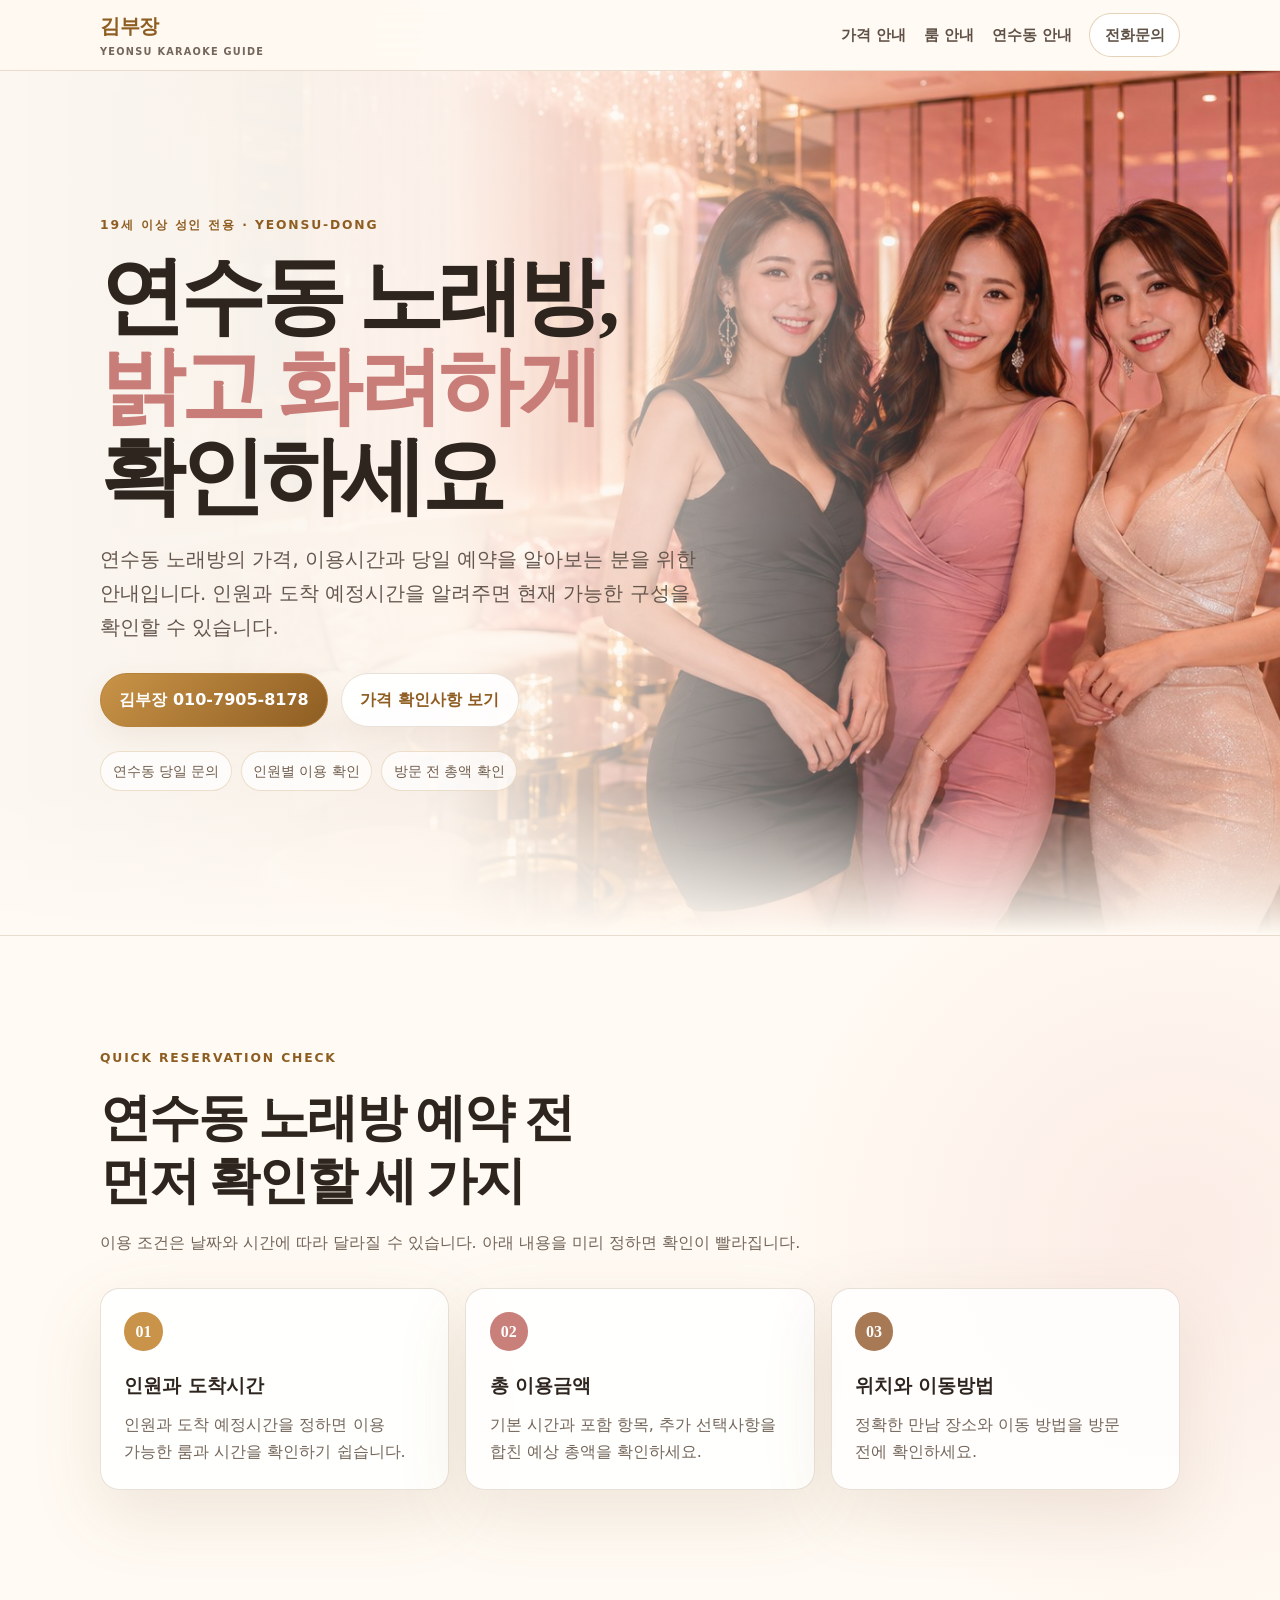
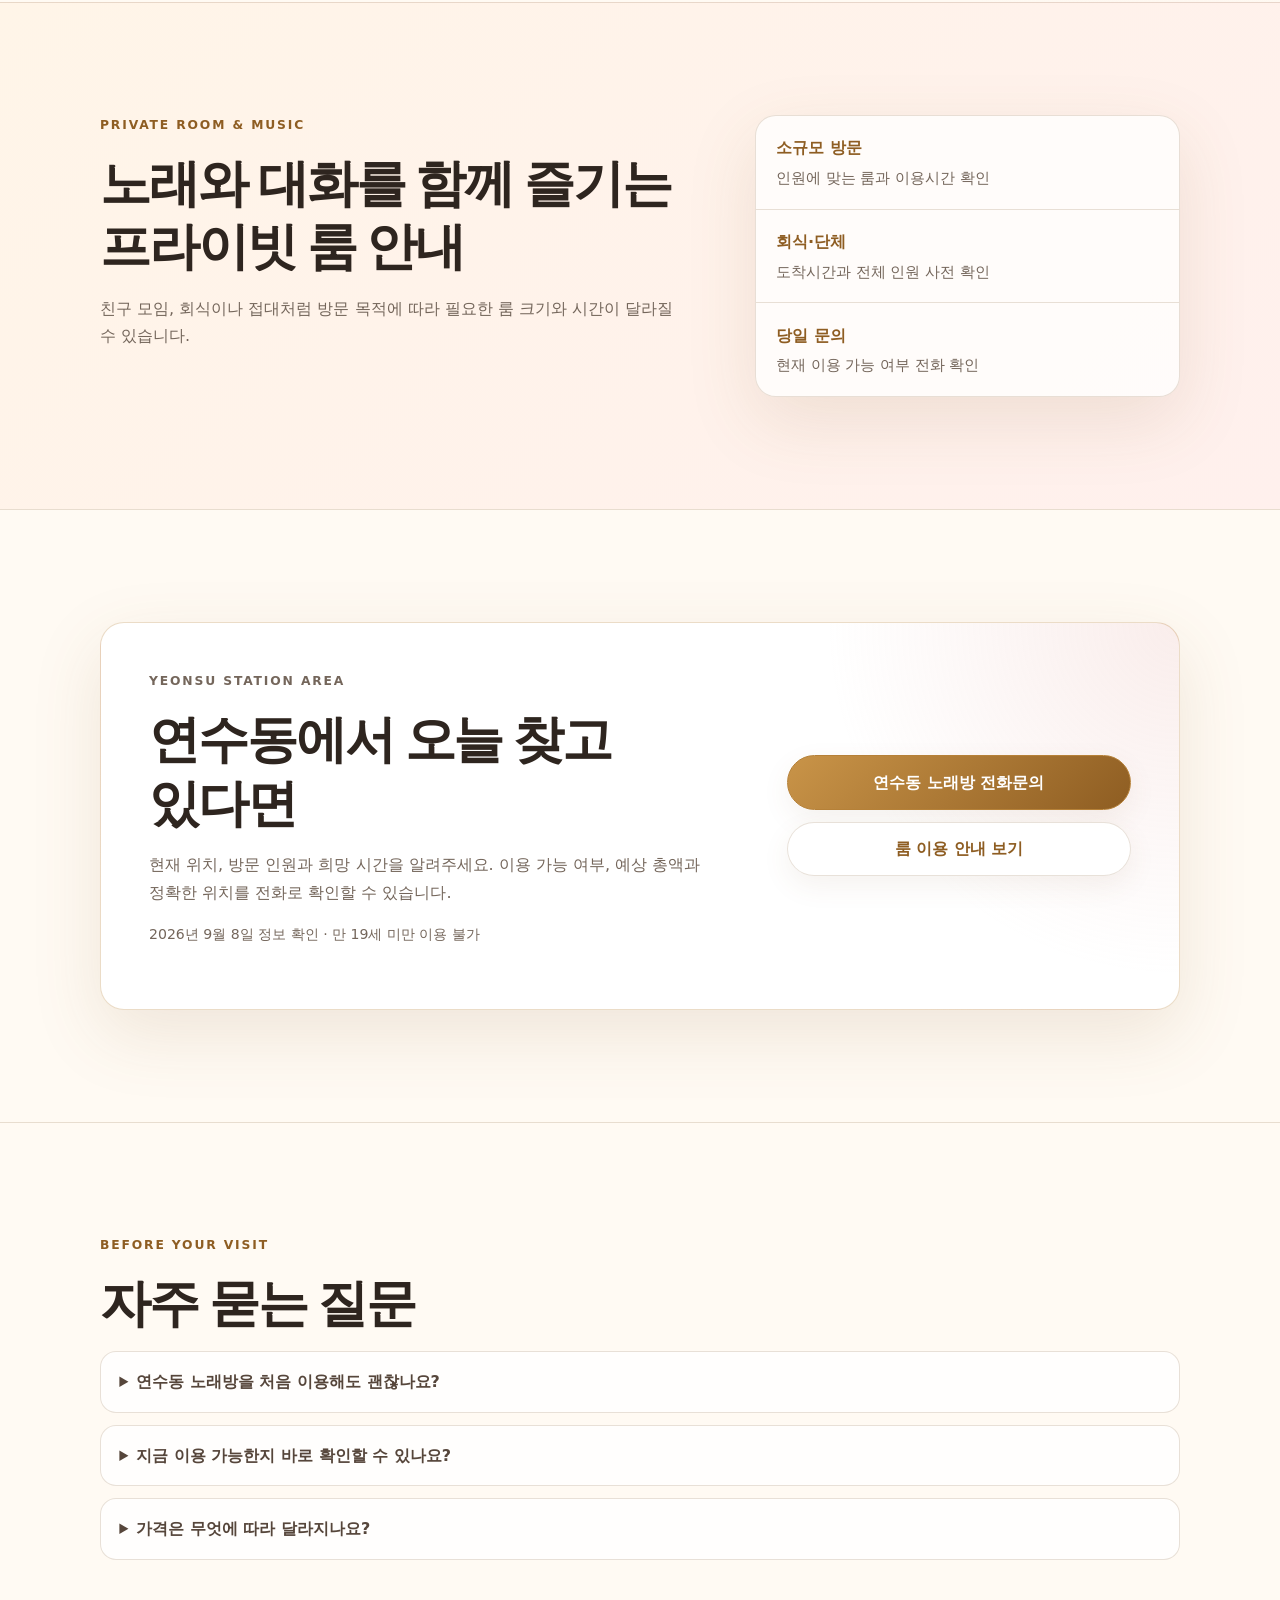
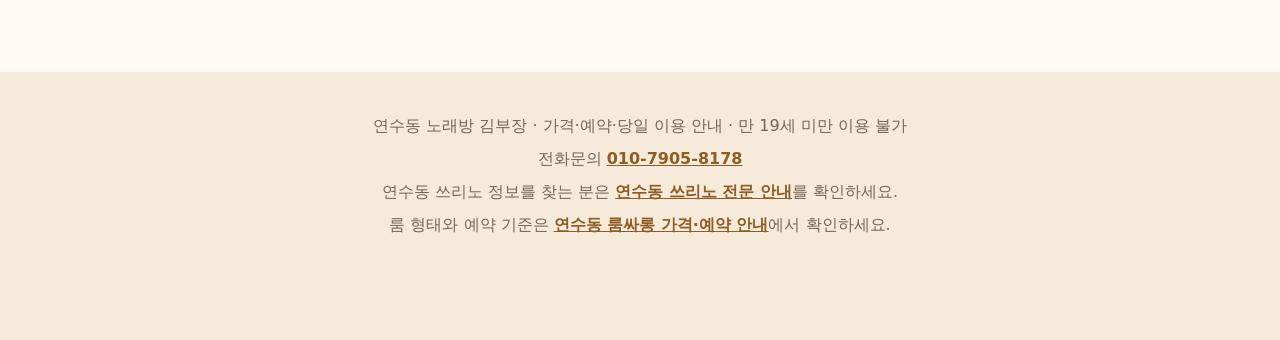
<file: index.html>
<!doctype html>
<html lang="ko">
<head>
  <meta charset="utf-8">
  <meta name="viewport" content="width=device-width, initial-scale=1">
  <title>연수동 노래방 가격·예약 안내 | 김부장 010-7905-8178</title>
  <meta name="description" content="연수동 노래방 가격, 이용시간, 인원별 예약과 당일 이용 안내. 연수역 인근 노래방 문의는 김부장 010-7905-8178.">
  <meta name="robots" content="index,follow,max-image-preview:large">
  <link rel="canonical" href="https://kimdongkeun-market.github.io/3NOROOM/">
  <link rel="icon" href="favicon.png" type="image/png" sizes="96x96">
  <link rel="preload" as="image" href="images/hero-bright-karaoke.jpg" type="image/jpeg" fetchpriority="high">
  <link rel="stylesheet" href="styles.css">
  <meta property="og:type" content="website">
  <meta property="og:locale" content="ko_KR">
  <meta property="og:site_name" content="연수동 노래방 김부장">
  <meta property="og:title" content="연수동 노래방 가격·예약 안내 | 김부장">
  <meta property="og:description" content="연수동 노래방 가격, 이용시간과 당일 예약 전 확인사항을 안내합니다.">
  <meta property="og:url" content="https://kimdongkeun-market.github.io/3NOROOM/">
  <meta property="og:image" content="https://kimdongkeun-market.github.io/3NOROOM/images/hero-bright-karaoke.jpg">
  <meta property="og:image:alt" content="밝은 핑크와 골드 톤의 연수동 노래방 안내 이미지">
  <meta name="twitter:card" content="summary_large_image">
  <meta name="twitter:title" content="연수동 노래방 가격·예약 안내 | 김부장">
  <meta name="twitter:description" content="연수동 노래방 가격과 당일 예약 정보를 확인하세요.">
  <meta name="twitter:image" content="https://kimdongkeun-market.github.io/3NOROOM/images/hero-bright-karaoke.jpg">
  <meta name="theme-color" content="#fff8ee">
  <meta name="google-site-verification" content="G9KqFo4LnvT1bnJQtGgTdbPWQaJiJZDbtWMr8KVzK2g">
  <meta name="google-site-verification" content="LKcqN9e2HhXB7kCjf-3joTZ8lcelkrhxBb7dBUMB67U">
  <script type="application/ld+json">
  {
    "@context": "https://schema.org",
    "@graph": [
      {
        "@type": "WebSite",
        "@id": "https://kimdongkeun-market.github.io/3NOROOM/#website",
        "name": "연수동 노래방 김부장",
        "alternateName": ["연수동 노래방", "연수동 노래클럽 안내"],
        "url": "https://kimdongkeun-market.github.io/3NOROOM/",
        "inLanguage": "ko-KR"
      },
      {
        "@type": "WebPage",
        "@id": "https://kimdongkeun-market.github.io/3NOROOM/#webpage",
        "url": "https://kimdongkeun-market.github.io/3NOROOM/",
        "name": "연수동 노래방 가격·예약 안내",
        "description": "연수동 노래방 가격, 이용시간과 당일 예약 전 확인사항을 정리한 안내 페이지입니다.",
        "isPartOf": {"@id": "https://kimdongkeun-market.github.io/3NOROOM/#website"},
        "primaryImageOfPage": {"@id": "https://kimdongkeun-market.github.io/3NOROOM/#hero"},
        "dateModified": "2026-09-08",
        "inLanguage": "ko-KR"
      },
      {
        "@type": "ImageObject",
        "@id": "https://kimdongkeun-market.github.io/3NOROOM/#hero",
        "url": "https://kimdongkeun-market.github.io/3NOROOM/images/hero-bright-karaoke.jpg",
        "caption": "연수동 노래방 예약 안내 대표 이미지"
      },
      {
        "@type": "Person",
        "name": "김부장",
        "telephone": "+82-10-7905-8178",
        "areaServed": "인천광역시 연수구 연수동"
      }
    ]
  }
  </script>
  <script type="application/ld+json">
  {
    "@context": "https://schema.org",
    "@type": "FAQPage",
    "mainEntity": [
      {"@type":"Question","name":"연수동 노래방을 처음 이용해도 괜찮나요?","acceptedAnswer":{"@type":"Answer","text":"처음이라면 인원과 목적을 말하고 기본 시간, 포함 항목과 총액을 확인하세요."}},
      {"@type":"Question","name":"지금 이용 가능한지 바로 확인할 수 있나요?","acceptedAnswer":{"@type":"Answer","text":"당일 상황은 달라질 수 있으므로 방문 인원과 희망 시간을 정해 전화로 확인하는 것이 정확합니다."}},
      {"@type":"Question","name":"가격은 무엇에 따라 달라지나요?","acceptedAnswer":{"@type":"Answer","text":"인원, 기본 이용시간, 포함 항목과 추가 선택사항에 따라 달라질 수 있으므로 방문 전 예상 총액을 확인하세요."}}
    ]
  }
  </script>
</head>
<body>
  <a class="skip-link" href="#content">본문으로 이동</a>
  <header class="site-header">
    <nav class="nav" aria-label="주요 메뉴">
      <a class="brand" href="./">김부장<small>YEONSU KARAOKE GUIDE</small></a>
      <div class="nav-links">
        <a href="price-guide.html">가격 안내</a>
        <a href="room.html">룸 안내</a>
        <a href="yeonsu-songdo.html">연수동 안내</a>
        <a class="nav-call" href="tel:01079058178">전화문의</a>
      </div>
    </nav>
  </header>
  <main id="content">
    <section class="hero hero-home">
      <figure class="hero-visual">
        <img src="images/hero-bright-karaoke.jpg" alt="밝은 핑크와 골드 조명의 연수동 프라이빗 노래방 라운지" width="1820" height="868" fetchpriority="high">
      </figure>
      <div class="hero-copy">
        <p class="eyebrow">19세 이상 성인 전용 · YEONSU-DONG</p>
        <h1>연수동 노래방,<br><span>밝고 화려하게</span> 확인하세요</h1>
        <p class="lead">연수동 노래방의 가격, 이용시간과 당일 예약을 알아보는 분을 위한 안내입니다. 인원과 도착 예정시간을 알려주면 현재 가능한 구성을 확인할 수 있습니다.</p>
        <div class="actions">
          <a class="button primary" href="tel:01079058178">김부장 010-7905-8178</a>
          <a class="button light" href="price-guide.html">가격 확인사항 보기</a>
        </div>
        <ul class="hero-points">
          <li>연수동 당일 문의</li><li>인원별 이용 확인</li><li>방문 전 총액 확인</li>
        </ul>
      </div>
    </section>
    <section class="section">
      <div class="section-inner">
        <p class="eyebrow">QUICK RESERVATION CHECK</p>
        <h2>연수동 노래방 예약 전<br>먼저 확인할 세 가지</h2>
        <p class="section-intro">이용 조건은 날짜와 시간에 따라 달라질 수 있습니다. 아래 내용을 미리 정하면 확인이 빨라집니다.</p>
        <div class="grid">
          <article class="card numbered"><span>01</span><h3>인원과 도착시간</h3><p>인원과 도착 예정시간을 정하면 이용 가능한 룸과 시간을 확인하기 쉽습니다.</p></article>
          <article class="card numbered"><span>02</span><h3>총 이용금액</h3><p>기본 시간과 포함 항목, 추가 선택사항을 합친 예상 총액을 확인하세요.</p></article>
          <article class="card numbered"><span>03</span><h3>위치와 이동방법</h3><p>정확한 만남 장소와 이동 방법을 방문 전에 확인하세요.</p></article>
        </div>
      </div>
    </section>
    <section class="section soft-section">
      <div class="section-inner split-panel">
        <div>
          <p class="eyebrow">PRIVATE ROOM &amp; MUSIC</p>
          <h2>노래와 대화를 함께 즐기는<br>프라이빗 룸 안내</h2>
          <p>친구 모임, 회식이나 접대처럼 방문 목적에 따라 필요한 룸 크기와 시간이 달라질 수 있습니다.</p>
        </div>
        <div class="check-list">
          <p><strong>소규모 방문</strong><span>인원에 맞는 룸과 이용시간 확인</span></p>
          <p><strong>회식·단체</strong><span>도착시간과 전체 인원 사전 확인</span></p>
          <p><strong>당일 문의</strong><span>현재 이용 가능 여부 전화 확인</span></p>
        </div>
      </div>
    </section>
    <section class="section">
      <div class="section-inner focus-panel">
        <div>
          <p class="eyebrow">YEONSU STATION AREA</p>
          <h2>연수동에서 오늘 찾고 있다면</h2>
          <p>현재 위치, 방문 인원과 희망 시간을 알려주세요. 이용 가능 여부, 예상 총액과 정확한 위치를 전화로 확인할 수 있습니다.</p>
          <p class="updated"><time datetime="2026-09-08">2026년 9월 8일 정보 확인</time> · 만 19세 미만 이용 불가</p>
        </div>
        <div class="focus-actions">
          <a class="button primary" href="tel:01079058178">연수동 노래방 전화문의</a>
          <a class="button light" href="room.html">룸 이용 안내 보기</a>
        </div>
      </div>
    </section>
    <section class="section faq">
      <div class="section-inner">
        <p class="eyebrow">BEFORE YOUR VISIT</p>
        <h2>자주 묻는 질문</h2>
        <details><summary>연수동 노래방을 처음 이용해도 괜찮나요?</summary><p>처음이라면 인원과 목적을 말하고 기본 시간, 포함 항목과 총액을 확인하세요.</p></details>
        <details><summary>지금 이용 가능한지 바로 확인할 수 있나요?</summary><p>당일 상황은 달라질 수 있으므로 방문 인원과 희망 시간을 정해 전화로 확인하는 것이 정확합니다.</p></details>
        <details><summary>가격은 무엇에 따라 달라지나요?</summary><p>인원, 이용시간, 포함 항목과 추가 선택사항에 따라 달라질 수 있습니다.</p></details>
      </div>
    </section>
  </main>
  <footer class="site-footer">
    <p>연수동 노래방 김부장 · 가격·예약·당일 이용 안내 · 만 19세 미만 이용 불가</p>
    <p>전화문의 <a href="tel:01079058178">010-7905-8178</a></p>
    <p>연수동 쓰리노 정보를 찾는 분은 <a href="https://yeonsu3no.kr/">연수동 쓰리노 전문 안내</a>를 확인하세요.</p>
    <p>룸 형태와 예약 기준은 <a href="https://kimnight.kr/">연수동 룸싸롱 가격·예약 안내</a>에서 확인하세요.</p>
  </footer>
  <a class="mobile-call" href="tel:01079058178" aria-label="김부장에게 전화하기">연수동 노래방 · 010-7905-8178</a>
  <script src="phone-tracking.js" defer></script>
</body>
</html>
</file>
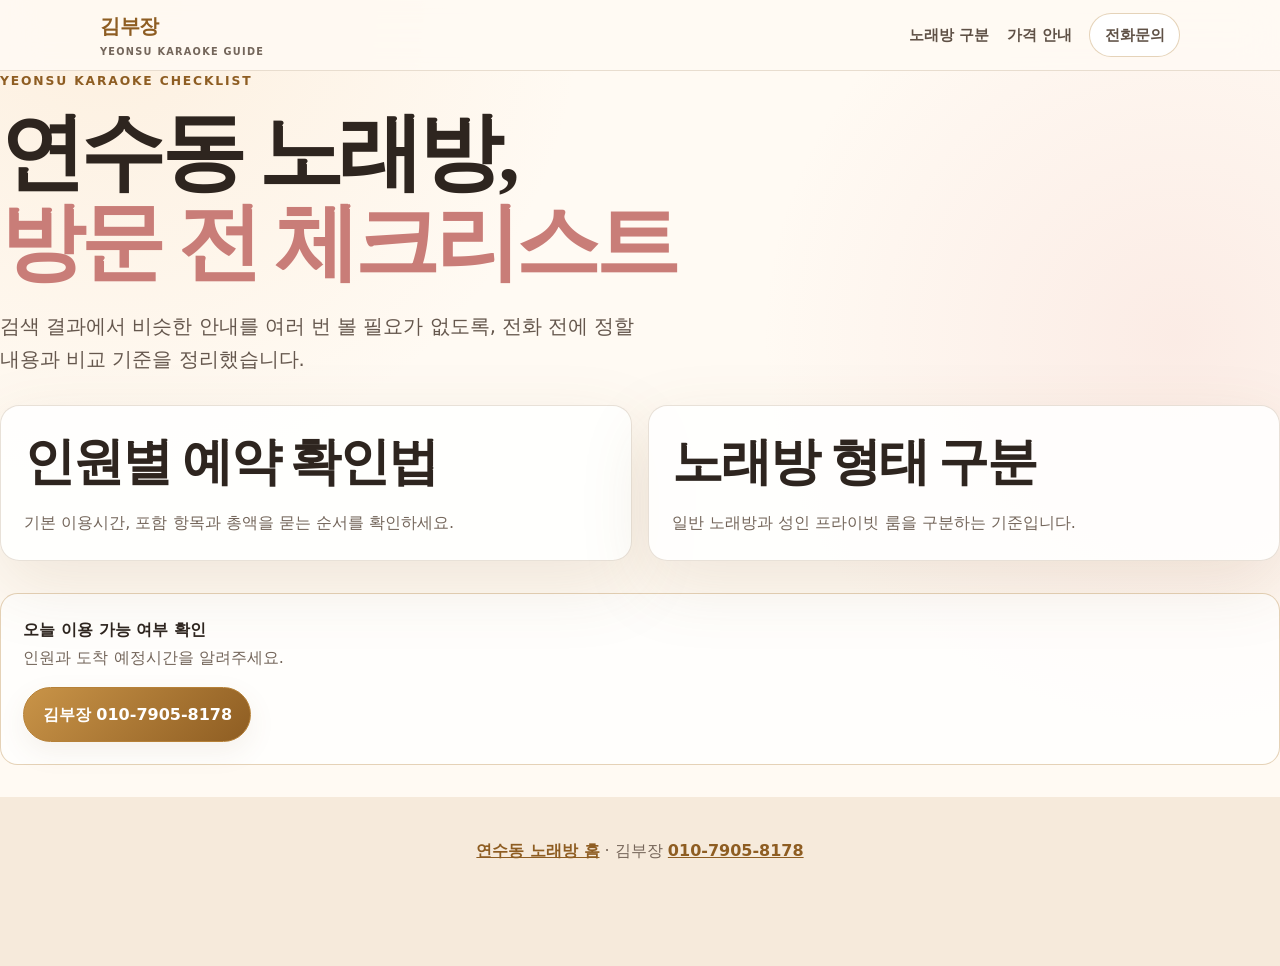
<file: blog/index.html>
<!doctype html>
<html lang="ko">
<head>
  <meta charset="utf-8"><meta name="viewport" content="width=device-width, initial-scale=1">
  <title>연수동 노래방 이용 안내 | 예약 전 체크리스트</title>
  <meta name="description" content="연수동 노래방을 찾을 때 가격, 시간, 인원과 위치를 확인하는 방법. 김부장 010-7905-8178.">
  <meta name="robots" content="index,follow,max-image-preview:large">
  <link rel="canonical" href="https://kimdongkeun-market.github.io/3NOROOM/blog/">
  <link rel="stylesheet" href="../styles.css"><meta name="theme-color" content="#fff8ee">
</head>
<body>
  <header class="site-header"><nav class="nav" aria-label="주요 메뉴"><a class="brand" href="../">김부장<small>YEONSU KARAOKE GUIDE</small></a><div class="nav-links"><a href="../room.html">노래방 구분</a><a href="../price-guide.html">가격 안내</a><a class="nav-call" href="tel:01079058178">전화문의</a></div></nav></header>
  <main class="article">
    <p class="eyebrow">YEONSU KARAOKE CHECKLIST</p>
    <h1>연수동 노래방,<br><span>방문 전 체크리스트</span></h1>
    <p class="lead">검색 결과에서 비슷한 안내를 여러 번 볼 필요가 없도록, 전화 전에 정할 내용과 비교 기준을 정리했습니다.</p>
    <div class="grid two"><a class="card card-link" href="2025-08-roomdeal-1.html"><h2>인원별 예약 확인법</h2><p>기본 이용시간, 포함 항목과 총액을 묻는 순서를 확인하세요.</p></a><a class="card card-link" href="../room.html"><h2>노래방 형태 구분</h2><p>일반 노래방과 성인 프라이빗 룸을 구분하는 기준입니다.</p></a></div>
    <div class="callout"><strong>오늘 이용 가능 여부 확인</strong><p>인원과 도착 예정시간을 알려주세요.</p><a class="button primary" href="tel:01079058178">김부장 010-7905-8178</a></div>
  </main>
  <footer class="site-footer"><p><a href="../">연수동 노래방 홈</a> · 김부장 <a href="tel:01079058178">010-7905-8178</a></p></footer>
  <a class="mobile-call" href="tel:01079058178">연수동 노래방 · 010-7905-8178</a>
  <script src="../phone-tracking.js" defer></script>
</body>
</html>
</file>
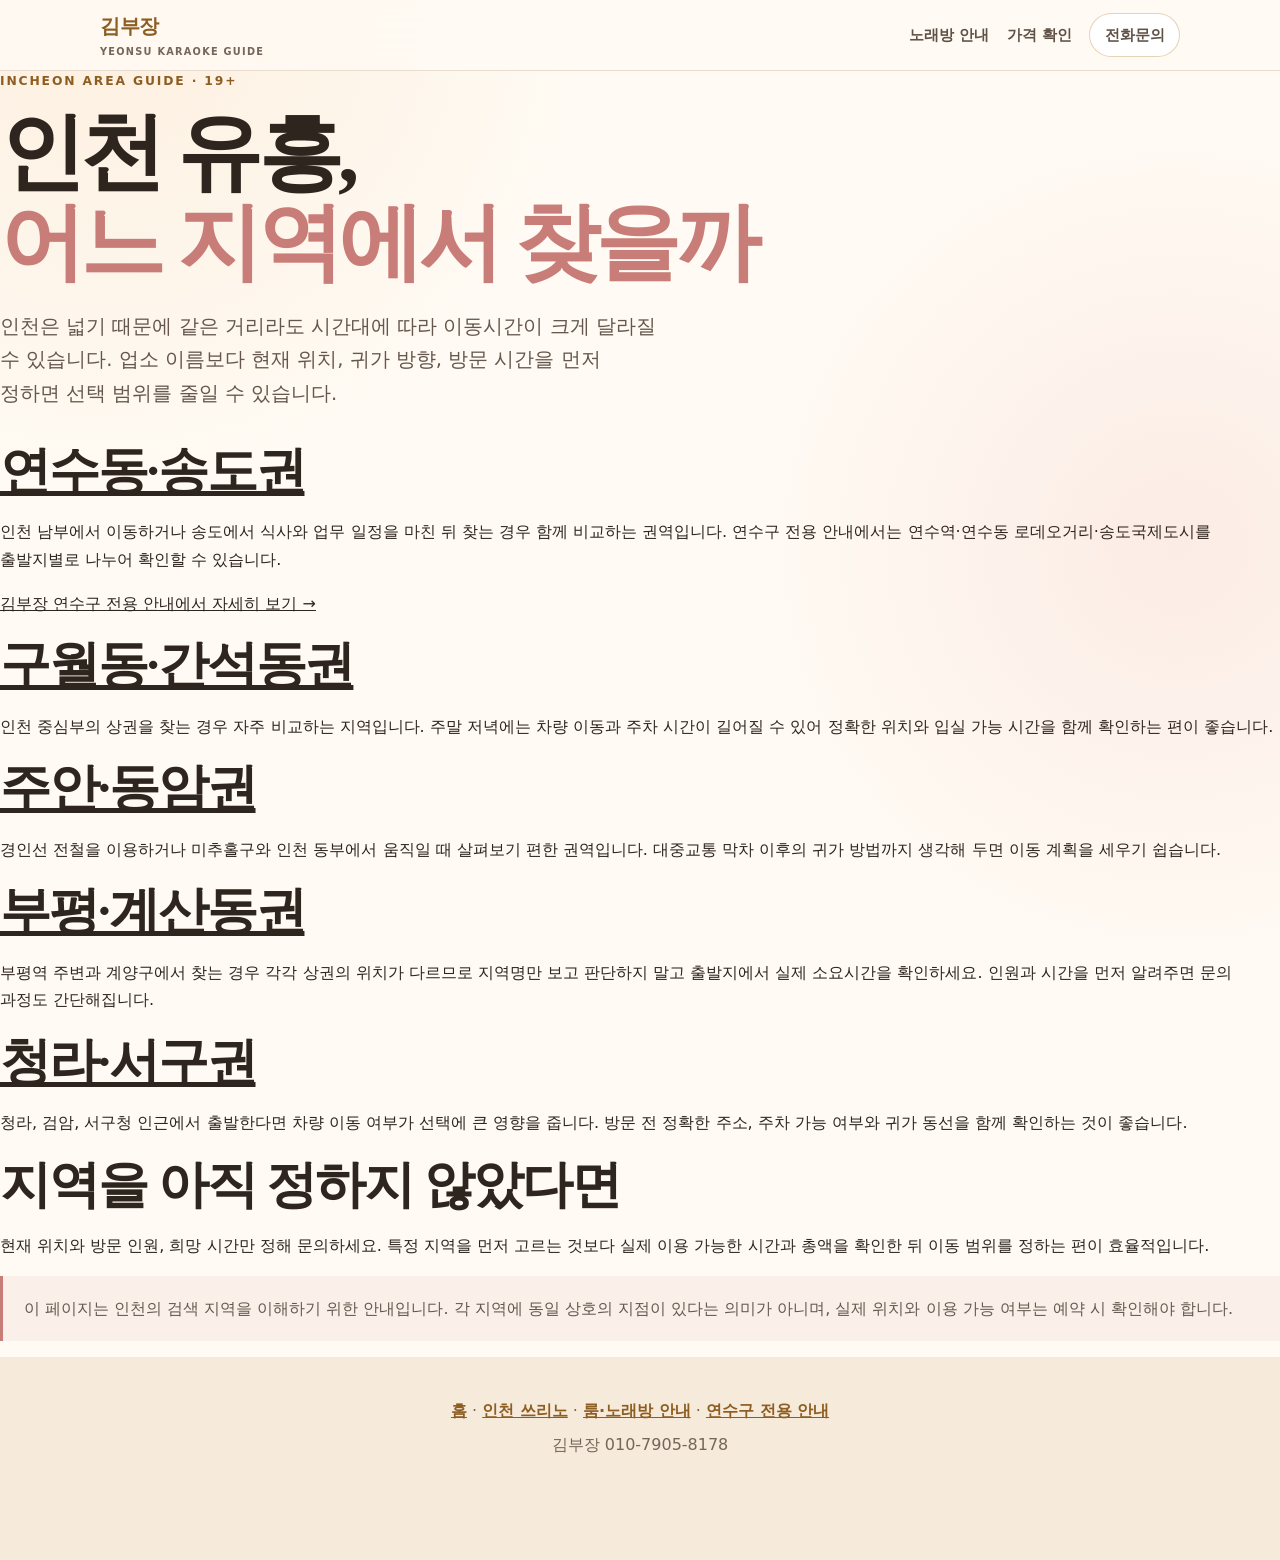
<file: areas.html>
<!doctype html>
<html lang="ko">
<head>
  <meta charset="utf-8"><meta name="viewport" content="width=device-width, initial-scale=1">
  <title>인천 유흥 지역 안내 | 연수·송도·구월·주안·부평·계산·청라</title>
  <meta name="description" content="인천 유흥업소와 쓰리노를 찾을 때 연수동, 송도, 구월동, 주안, 부평, 계산동, 청라·서구권을 이동 동선별로 살펴보세요.">
  <meta name="robots" content="index,follow"><meta name="author" content="김부장">
  <link rel="canonical" href="https://kimdongkeun-market.github.io/3NOROOM/areas.html"><link rel="stylesheet" href="styles.css"><meta name="theme-color" content="#fff8ee">
</head>
<body>
  <header class="site-header"><nav class="nav" aria-label="주요 메뉴"><a class="brand" href="./">김부장<small>YEONSU KARAOKE GUIDE</small></a><div class="nav-links"><a href="incheon-3no.html">노래방 안내</a><a href="price-guide.html">가격 확인</a><a class="nav-call" href="tel:01079058178">전화문의</a></div></nav></header>
  <main class="article">
    <p class="eyebrow">INCHEON AREA GUIDE · 19+</p>
    <h1>인천 유흥,<br><span>어느 지역에서 찾을까</span></h1>
    <p class="lead">인천은 넓기 때문에 같은 거리라도 시간대에 따라 이동시간이 크게 달라질 수 있습니다. 업소 이름보다 현재 위치, 귀가 방향, 방문 시간을 먼저 정하면 선택 범위를 줄일 수 있습니다.</p>

    <h2><a href="https://kimnight.kr/yeonsu-songdo">연수동·송도권</a></h2>
    <p>인천 남부에서 이동하거나 송도에서 식사와 업무 일정을 마친 뒤 찾는 경우 함께 비교하는 권역입니다. 연수구 전용 안내에서는 연수역·연수동 로데오거리·송도국제도시를 출발지별로 나누어 확인할 수 있습니다.</p>
    <p><a href="https://kimnight.kr/yeonsu-songdo">김부장 연수구 전용 안내에서 자세히 보기 →</a></p>

    <h2><a href="guwol-ganseok.html">구월동·간석동권</a></h2>
    <p>인천 중심부의 상권을 찾는 경우 자주 비교하는 지역입니다. 주말 저녁에는 차량 이동과 주차 시간이 길어질 수 있어 정확한 위치와 입실 가능 시간을 함께 확인하는 편이 좋습니다.</p>

    <h2><a href="juan-dongam.html">주안·동암권</a></h2>
    <p>경인선 전철을 이용하거나 미추홀구와 인천 동부에서 움직일 때 살펴보기 편한 권역입니다. 대중교통 막차 이후의 귀가 방법까지 생각해 두면 이동 계획을 세우기 쉽습니다.</p>

    <h2><a href="bupyeong-gyesan.html">부평·계산동권</a></h2>
    <p>부평역 주변과 계양구에서 찾는 경우 각각 상권의 위치가 다르므로 지역명만 보고 판단하지 말고 출발지에서 실제 소요시간을 확인하세요. 인원과 시간을 먼저 알려주면 문의 과정도 간단해집니다.</p>

    <h2><a href="cheongna-seogu.html">청라·서구권</a></h2>
    <p>청라, 검암, 서구청 인근에서 출발한다면 차량 이동 여부가 선택에 큰 영향을 줍니다. 방문 전 정확한 주소, 주차 가능 여부와 귀가 동선을 함께 확인하는 것이 좋습니다.</p>

    <h2>지역을 아직 정하지 않았다면</h2>
    <p>현재 위치와 방문 인원, 희망 시간만 정해 문의하세요. 특정 지역을 먼저 고르는 것보다 실제 이용 가능한 시간과 총액을 확인한 뒤 이동 범위를 정하는 편이 효율적입니다.</p>
    <p class="notice">이 페이지는 인천의 검색 지역을 이해하기 위한 안내입니다. 각 지역에 동일 상호의 지점이 있다는 의미가 아니며, 실제 위치와 이용 가능 여부는 예약 시 확인해야 합니다.</p>
  </main>
  <footer class="site-footer"><p><a href="./">홈</a> · <a href="incheon-3no.html">인천 쓰리노</a> · <a href="room.html">룸·노래방 안내</a> · <a href="https://kimnight.kr/">연수구 전용 안내</a></p><p>김부장 010-7905-8178</p></footer>
  <a class="mobile-call" href="tel:01079058178">전화상담 · 010-7905-8178</a>
  <script src="phone-tracking.js" defer></script>
</body>
</html>
</file>
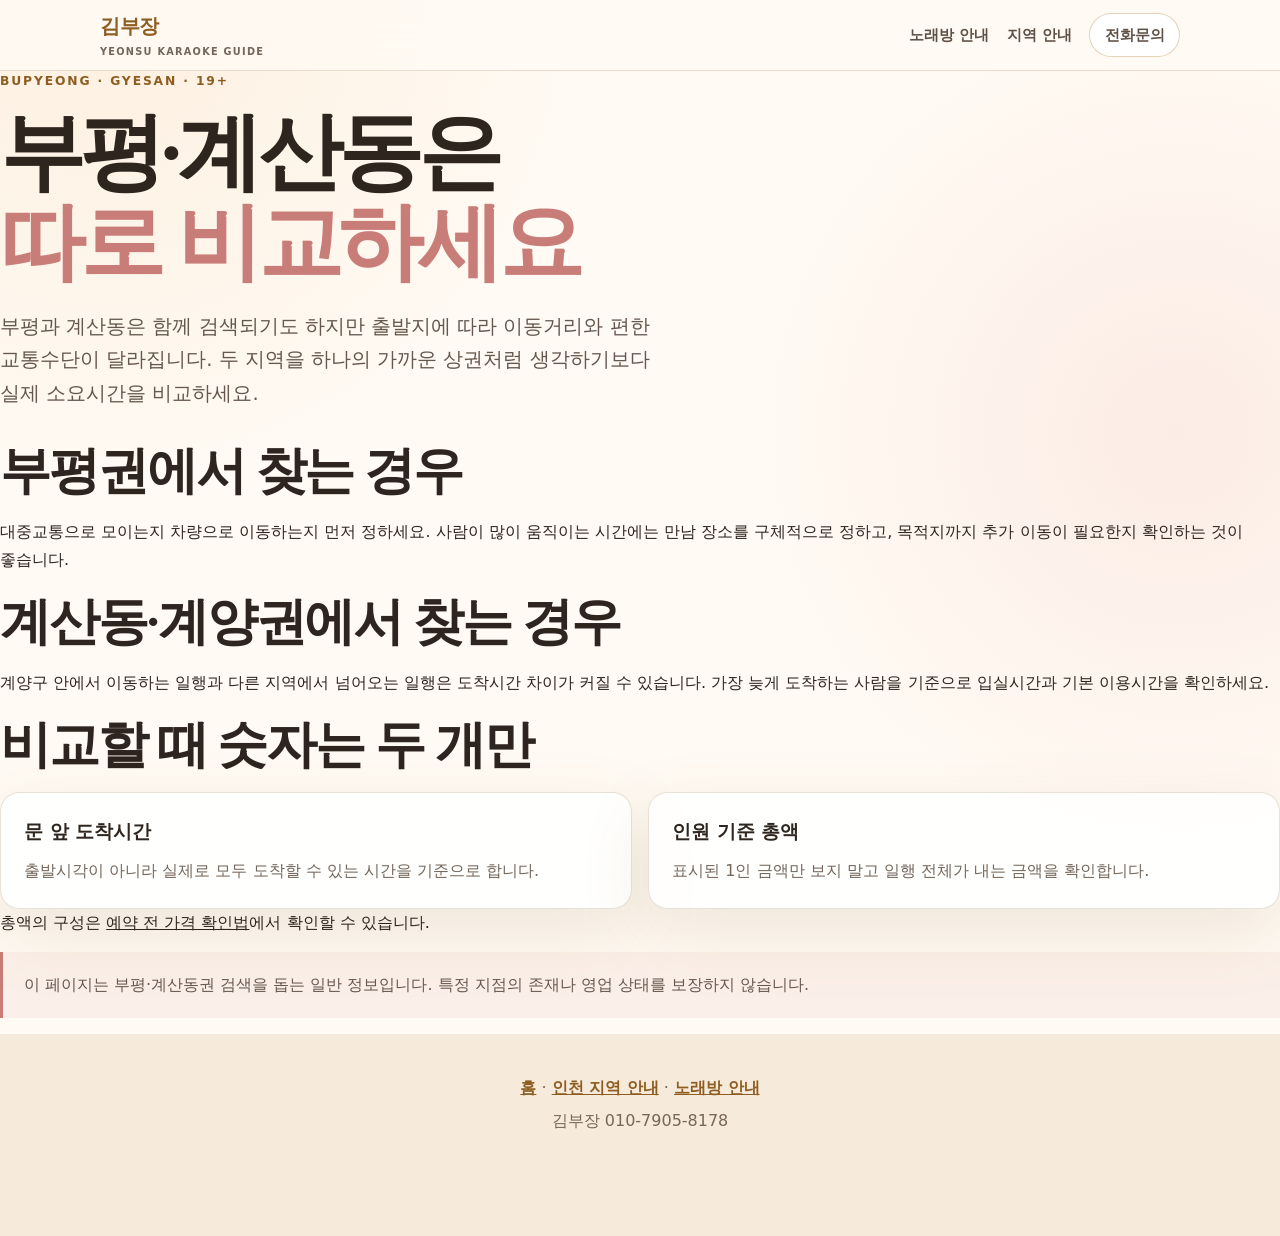
<file: bupyeong-gyesan.html>
<!doctype html>
<html lang="ko">
<head>
  <meta charset="utf-8"><meta name="viewport" content="width=device-width, initial-scale=1">
  <title>부평·계산동 유흥업소와 쓰리노 안내 | 김부장</title>
  <meta name="description" content="부평과 계산동에서 유흥업소, 쓰리노, 룸을 찾을 때 서로 다른 상권의 이동시간과 예약 조건을 비교하는 방법입니다.">
  <meta name="robots" content="index,follow"><meta name="author" content="김부장">
  <link rel="canonical" href="https://kimdongkeun-market.github.io/3NOROOM/bupyeong-gyesan.html"><link rel="stylesheet" href="styles.css"><meta name="theme-color" content="#fff8ee">
</head>
<body>
  <header class="site-header"><nav class="nav" aria-label="주요 메뉴"><a class="brand" href="./">김부장<small>YEONSU KARAOKE GUIDE</small></a><div class="nav-links"><a href="incheon-3no.html">노래방 안내</a><a href="areas.html">지역 안내</a><a class="nav-call" href="tel:01079058178">전화문의</a></div></nav></header>
  <main class="article">
    <p class="eyebrow">BUPYEONG · GYESAN · 19+</p>
    <h1>부평·계산동은<br><span>따로 비교하세요</span></h1>
    <p class="lead">부평과 계산동은 함께 검색되기도 하지만 출발지에 따라 이동거리와 편한 교통수단이 달라집니다. 두 지역을 하나의 가까운 상권처럼 생각하기보다 실제 소요시간을 비교하세요.</p>

    <h2>부평권에서 찾는 경우</h2>
    <p>대중교통으로 모이는지 차량으로 이동하는지 먼저 정하세요. 사람이 많이 움직이는 시간에는 만남 장소를 구체적으로 정하고, 목적지까지 추가 이동이 필요한지 확인하는 것이 좋습니다.</p>

    <h2>계산동·계양권에서 찾는 경우</h2>
    <p>계양구 안에서 이동하는 일행과 다른 지역에서 넘어오는 일행은 도착시간 차이가 커질 수 있습니다. 가장 늦게 도착하는 사람을 기준으로 입실시간과 기본 이용시간을 확인하세요.</p>

    <h2>비교할 때 숫자는 두 개만</h2>
    <div class="grid two">
      <div class="card"><h3>문 앞 도착시간</h3><p>출발시각이 아니라 실제로 모두 도착할 수 있는 시간을 기준으로 합니다.</p></div>
      <div class="card"><h3>인원 기준 총액</h3><p>표시된 1인 금액만 보지 말고 일행 전체가 내는 금액을 확인합니다.</p></div>
    </div>
    <p>총액의 구성은 <a href="price-guide.html">예약 전 가격 확인법</a>에서 확인할 수 있습니다.</p>
    <p class="notice">이 페이지는 부평·계산동권 검색을 돕는 일반 정보입니다. 특정 지점의 존재나 영업 상태를 보장하지 않습니다.</p>
  </main>
  <footer class="site-footer"><p><a href="./">홈</a> · <a href="areas.html">인천 지역 안내</a> · <a href="incheon-3no.html">노래방 안내</a></p><p>김부장 010-7905-8178</p></footer>
  <a class="mobile-call" href="tel:01079058178">전화상담 · 010-7905-8178</a>
  <script src="phone-tracking.js" defer></script>
</body>
</html>
</file>
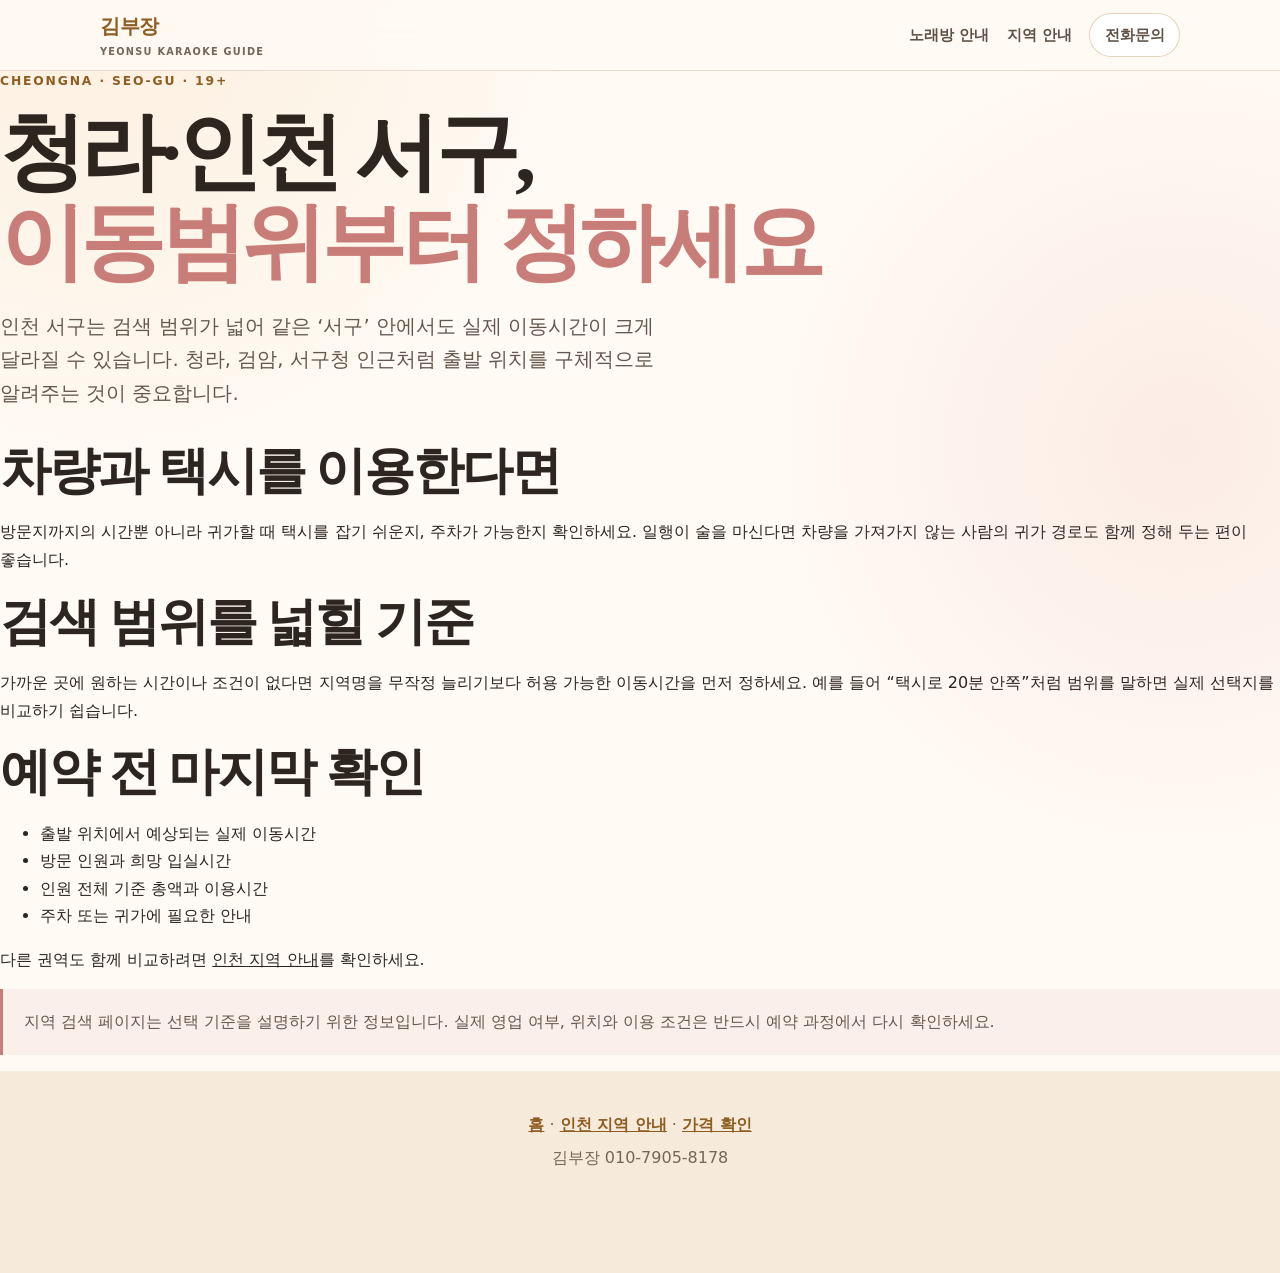
<file: cheongna-seogu.html>
<!doctype html>
<html lang="ko">
<head>
  <meta charset="utf-8"><meta name="viewport" content="width=device-width, initial-scale=1">
  <title>청라·인천 서구 유흥업소와 쓰리노 안내 | 김부장</title>
  <meta name="description" content="청라와 인천 서구에서 유흥업소, 쓰리노, 룸을 찾을 때 넓은 이동범위와 차량·택시 동선, 예약 조건을 확인하는 방법입니다.">
  <meta name="robots" content="index,follow"><meta name="author" content="김부장">
  <link rel="canonical" href="https://kimdongkeun-market.github.io/3NOROOM/cheongna-seogu.html"><link rel="stylesheet" href="styles.css"><meta name="theme-color" content="#fff8ee">
</head>
<body>
  <header class="site-header"><nav class="nav" aria-label="주요 메뉴"><a class="brand" href="./">김부장<small>YEONSU KARAOKE GUIDE</small></a><div class="nav-links"><a href="incheon-3no.html">노래방 안내</a><a href="areas.html">지역 안내</a><a class="nav-call" href="tel:01079058178">전화문의</a></div></nav></header>
  <main class="article">
    <p class="eyebrow">CHEONGNA · SEO-GU · 19+</p>
    <h1>청라·인천 서구,<br><span>이동범위부터 정하세요</span></h1>
    <p class="lead">인천 서구는 검색 범위가 넓어 같은 ‘서구’ 안에서도 실제 이동시간이 크게 달라질 수 있습니다. 청라, 검암, 서구청 인근처럼 출발 위치를 구체적으로 알려주는 것이 중요합니다.</p>

    <h2>차량과 택시를 이용한다면</h2>
    <p>방문지까지의 시간뿐 아니라 귀가할 때 택시를 잡기 쉬운지, 주차가 가능한지 확인하세요. 일행이 술을 마신다면 차량을 가져가지 않는 사람의 귀가 경로도 함께 정해 두는 편이 좋습니다.</p>

    <h2>검색 범위를 넓힐 기준</h2>
    <p>가까운 곳에 원하는 시간이나 조건이 없다면 지역명을 무작정 늘리기보다 허용 가능한 이동시간을 먼저 정하세요. 예를 들어 “택시로 20분 안쪽”처럼 범위를 말하면 실제 선택지를 비교하기 쉽습니다.</p>

    <h2>예약 전 마지막 확인</h2>
    <ul>
      <li>출발 위치에서 예상되는 실제 이동시간</li>
      <li>방문 인원과 희망 입실시간</li>
      <li>인원 전체 기준 총액과 이용시간</li>
      <li>주차 또는 귀가에 필요한 안내</li>
    </ul>
    <p>다른 권역도 함께 비교하려면 <a href="areas.html">인천 지역 안내</a>를 확인하세요.</p>
    <p class="notice">지역 검색 페이지는 선택 기준을 설명하기 위한 정보입니다. 실제 영업 여부, 위치와 이용 조건은 반드시 예약 과정에서 다시 확인하세요.</p>
  </main>
  <footer class="site-footer"><p><a href="./">홈</a> · <a href="areas.html">인천 지역 안내</a> · <a href="price-guide.html">가격 확인</a></p><p>김부장 010-7905-8178</p></footer>
  <a class="mobile-call" href="tel:01079058178">전화상담 · 010-7905-8178</a>
  <script src="phone-tracking.js" defer></script>
</body>
</html>
</file>
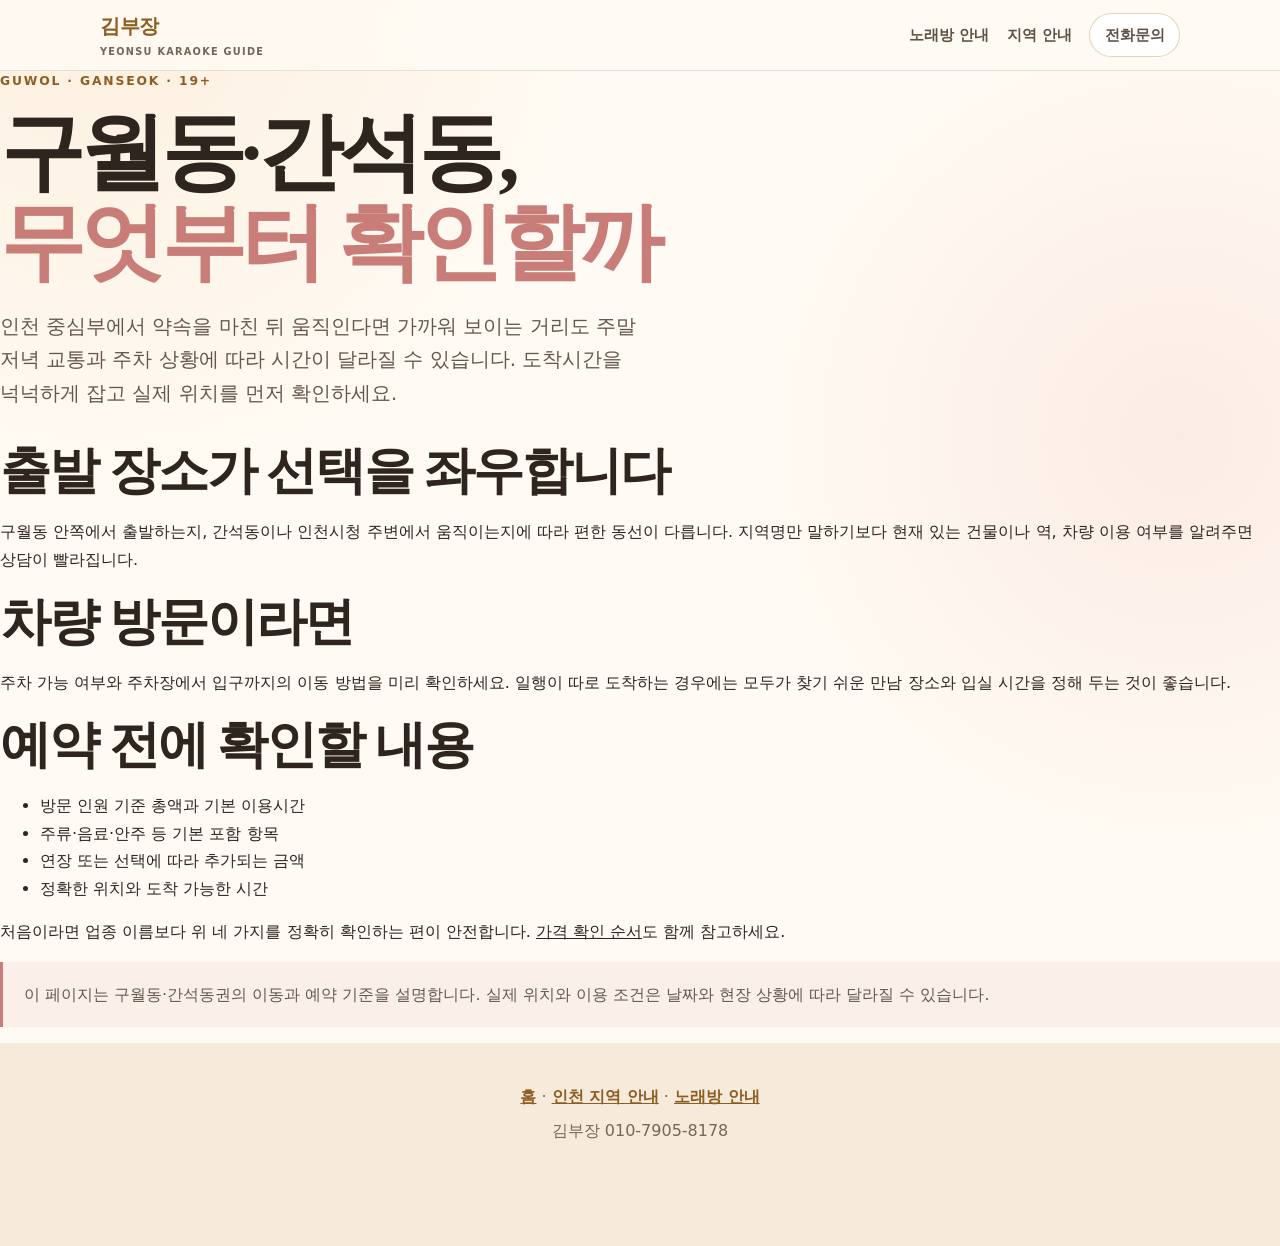
<file: guwol-ganseok.html>
<!doctype html>
<html lang="ko">
<head>
  <meta charset="utf-8"><meta name="viewport" content="width=device-width, initial-scale=1">
  <title>구월동·간석동 유흥업소와 쓰리노 안내 | 김부장</title>
  <meta name="description" content="구월동과 간석동에서 유흥업소, 쓰리노, 룸을 알아볼 때 위치와 주차, 이용시간과 총액을 확인하는 방법입니다.">
  <meta name="robots" content="index,follow"><meta name="author" content="김부장">
  <link rel="canonical" href="https://kimdongkeun-market.github.io/3NOROOM/guwol-ganseok.html"><link rel="stylesheet" href="styles.css"><meta name="theme-color" content="#fff8ee">
</head>
<body>
  <header class="site-header"><nav class="nav" aria-label="주요 메뉴"><a class="brand" href="./">김부장<small>YEONSU KARAOKE GUIDE</small></a><div class="nav-links"><a href="incheon-3no.html">노래방 안내</a><a href="areas.html">지역 안내</a><a class="nav-call" href="tel:01079058178">전화문의</a></div></nav></header>
  <main class="article">
    <p class="eyebrow">GUWOL · GANSEOK · 19+</p>
    <h1>구월동·간석동,<br><span>무엇부터 확인할까</span></h1>
    <p class="lead">인천 중심부에서 약속을 마친 뒤 움직인다면 가까워 보이는 거리도 주말 저녁 교통과 주차 상황에 따라 시간이 달라질 수 있습니다. 도착시간을 넉넉하게 잡고 실제 위치를 먼저 확인하세요.</p>

    <h2>출발 장소가 선택을 좌우합니다</h2>
    <p>구월동 안쪽에서 출발하는지, 간석동이나 인천시청 주변에서 움직이는지에 따라 편한 동선이 다릅니다. 지역명만 말하기보다 현재 있는 건물이나 역, 차량 이용 여부를 알려주면 상담이 빨라집니다.</p>

    <h2>차량 방문이라면</h2>
    <p>주차 가능 여부와 주차장에서 입구까지의 이동 방법을 미리 확인하세요. 일행이 따로 도착하는 경우에는 모두가 찾기 쉬운 만남 장소와 입실 시간을 정해 두는 것이 좋습니다.</p>

    <h2>예약 전에 확인할 내용</h2>
    <ul>
      <li>방문 인원 기준 총액과 기본 이용시간</li>
      <li>주류·음료·안주 등 기본 포함 항목</li>
      <li>연장 또는 선택에 따라 추가되는 금액</li>
      <li>정확한 위치와 도착 가능한 시간</li>
    </ul>
    <p>처음이라면 업종 이름보다 위 네 가지를 정확히 확인하는 편이 안전합니다. <a href="price-guide.html">가격 확인 순서</a>도 함께 참고하세요.</p>
    <p class="notice">이 페이지는 구월동·간석동권의 이동과 예약 기준을 설명합니다. 실제 위치와 이용 조건은 날짜와 현장 상황에 따라 달라질 수 있습니다.</p>
  </main>
  <footer class="site-footer"><p><a href="./">홈</a> · <a href="areas.html">인천 지역 안내</a> · <a href="incheon-3no.html">노래방 안내</a></p><p>김부장 010-7905-8178</p></footer>
  <a class="mobile-call" href="tel:01079058178">전화상담 · 010-7905-8178</a>
  <script src="phone-tracking.js" defer></script>
</body>
</html>
</file>
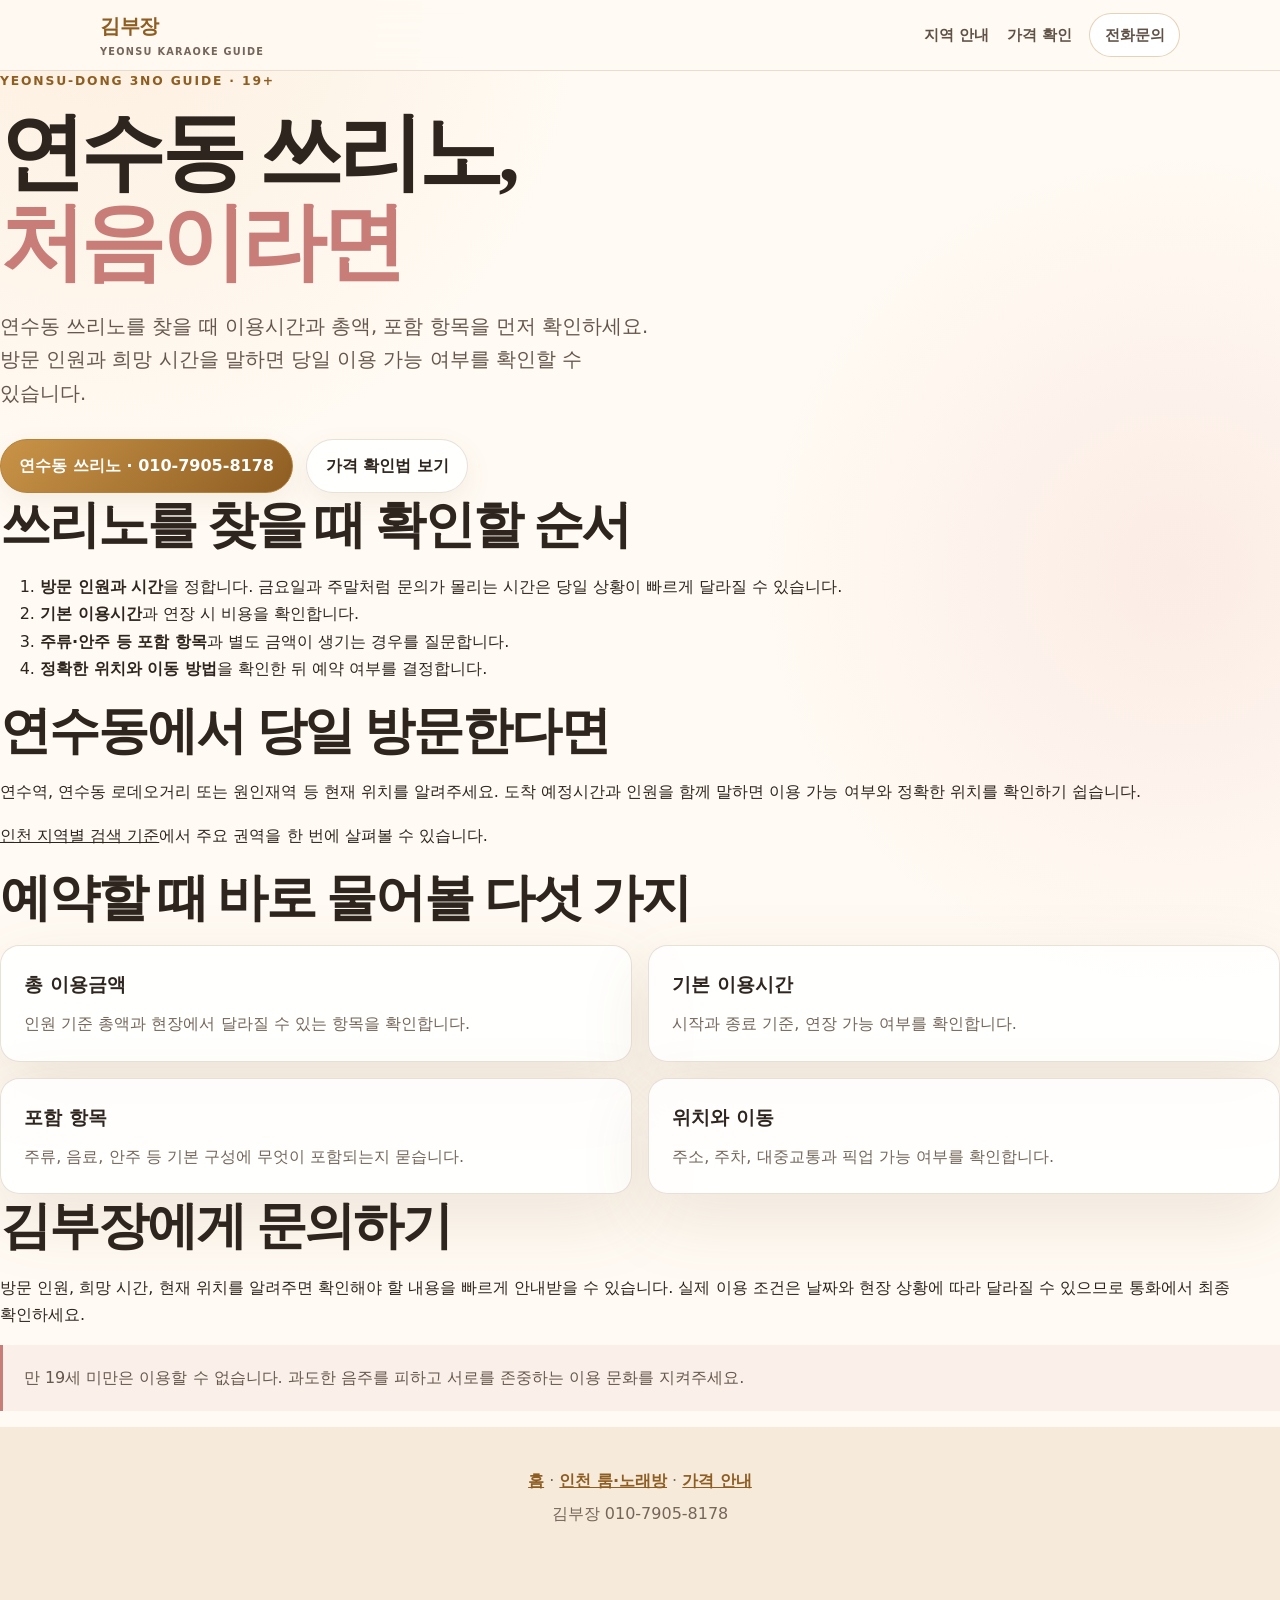
<file: incheon-3no.html>
<!doctype html>
<html lang="ko">
<head>
  <meta charset="utf-8"><meta name="viewport" content="width=device-width, initial-scale=1">
  <title>연수동 쓰리노 이용방법·가격·예약 | 김부장</title>
  <meta name="description" content="연수동 쓰리노 이용방법, 가격과 당일예약 전에 확인할 내용을 안내합니다. 김부장 010-7905-8178.">
  <meta name="robots" content="index,follow"><meta name="author" content="김부장">
  <link rel="canonical" href="https://kimdongkeun-market.github.io/3NOROOM/incheon-3no.html"><link rel="stylesheet" href="styles.css"><meta name="theme-color" content="#fff8ee">
</head>
<body>
  <header class="site-header"><nav class="nav" aria-label="주요 메뉴"><a class="brand" href="./">김부장<small>YEONSU KARAOKE GUIDE</small></a><div class="nav-links"><a href="areas.html">지역 안내</a><a href="price-guide.html">가격 확인</a><a class="nav-call" href="tel:01079058178">전화문의</a></div></nav></header>
  <main class="article">
    <p class="eyebrow">YEONSU-DONG 3NO GUIDE · 19+</p>
    <h1>연수동 쓰리노,<br><span>처음이라면</span></h1>
    <p class="lead">연수동 쓰리노를 찾을 때 이용시간과 총액, 포함 항목을 먼저 확인하세요. 방문 인원과 희망 시간을 말하면 당일 이용 가능 여부를 확인할 수 있습니다.</p>
    <div class="actions"><a class="button primary" href="tel:01079058178">연수동 쓰리노 · 010-7905-8178</a><a class="button" href="price-guide.html">가격 확인법 보기</a></div>

    <h2>쓰리노를 찾을 때 확인할 순서</h2>
    <ol>
      <li><strong>방문 인원과 시간</strong>을 정합니다. 금요일과 주말처럼 문의가 몰리는 시간은 당일 상황이 빠르게 달라질 수 있습니다.</li>
      <li><strong>기본 이용시간</strong>과 연장 시 비용을 확인합니다.</li>
      <li><strong>주류·안주 등 포함 항목</strong>과 별도 금액이 생기는 경우를 질문합니다.</li>
      <li><strong>정확한 위치와 이동 방법</strong>을 확인한 뒤 예약 여부를 결정합니다.</li>
    </ol>

    <h2>연수동에서 당일 방문한다면</h2>
    <p>연수역, 연수동 로데오거리 또는 원인재역 등 현재 위치를 알려주세요. 도착 예정시간과 인원을 함께 말하면 이용 가능 여부와 정확한 위치를 확인하기 쉽습니다.</p>
    <p><a href="areas.html">인천 지역별 검색 기준</a>에서 주요 권역을 한 번에 살펴볼 수 있습니다.</p>

    <h2>예약할 때 바로 물어볼 다섯 가지</h2>
    <div class="grid two">
      <div class="card"><h3>총 이용금액</h3><p>인원 기준 총액과 현장에서 달라질 수 있는 항목을 확인합니다.</p></div>
      <div class="card"><h3>기본 이용시간</h3><p>시작과 종료 기준, 연장 가능 여부를 확인합니다.</p></div>
      <div class="card"><h3>포함 항목</h3><p>주류, 음료, 안주 등 기본 구성에 무엇이 포함되는지 묻습니다.</p></div>
      <div class="card"><h3>위치와 이동</h3><p>주소, 주차, 대중교통과 픽업 가능 여부를 확인합니다.</p></div>
    </div>

    <h2>김부장에게 문의하기</h2>
    <p>방문 인원, 희망 시간, 현재 위치를 알려주면 확인해야 할 내용을 빠르게 안내받을 수 있습니다. 실제 이용 조건은 날짜와 현장 상황에 따라 달라질 수 있으므로 통화에서 최종 확인하세요.</p>
    <p class="notice">만 19세 미만은 이용할 수 없습니다. 과도한 음주를 피하고 서로를 존중하는 이용 문화를 지켜주세요.</p>
  </main>
  <footer class="site-footer"><p><a href="./">홈</a> · <a href="room.html">인천 룸·노래방</a> · <a href="price-guide.html">가격 안내</a></p><p>김부장 010-7905-8178</p></footer>
  <a class="mobile-call" href="tel:01079058178">전화상담 · 010-7905-8178</a>
  <script src="phone-tracking.js" defer></script>
</body>
</html>
</file>
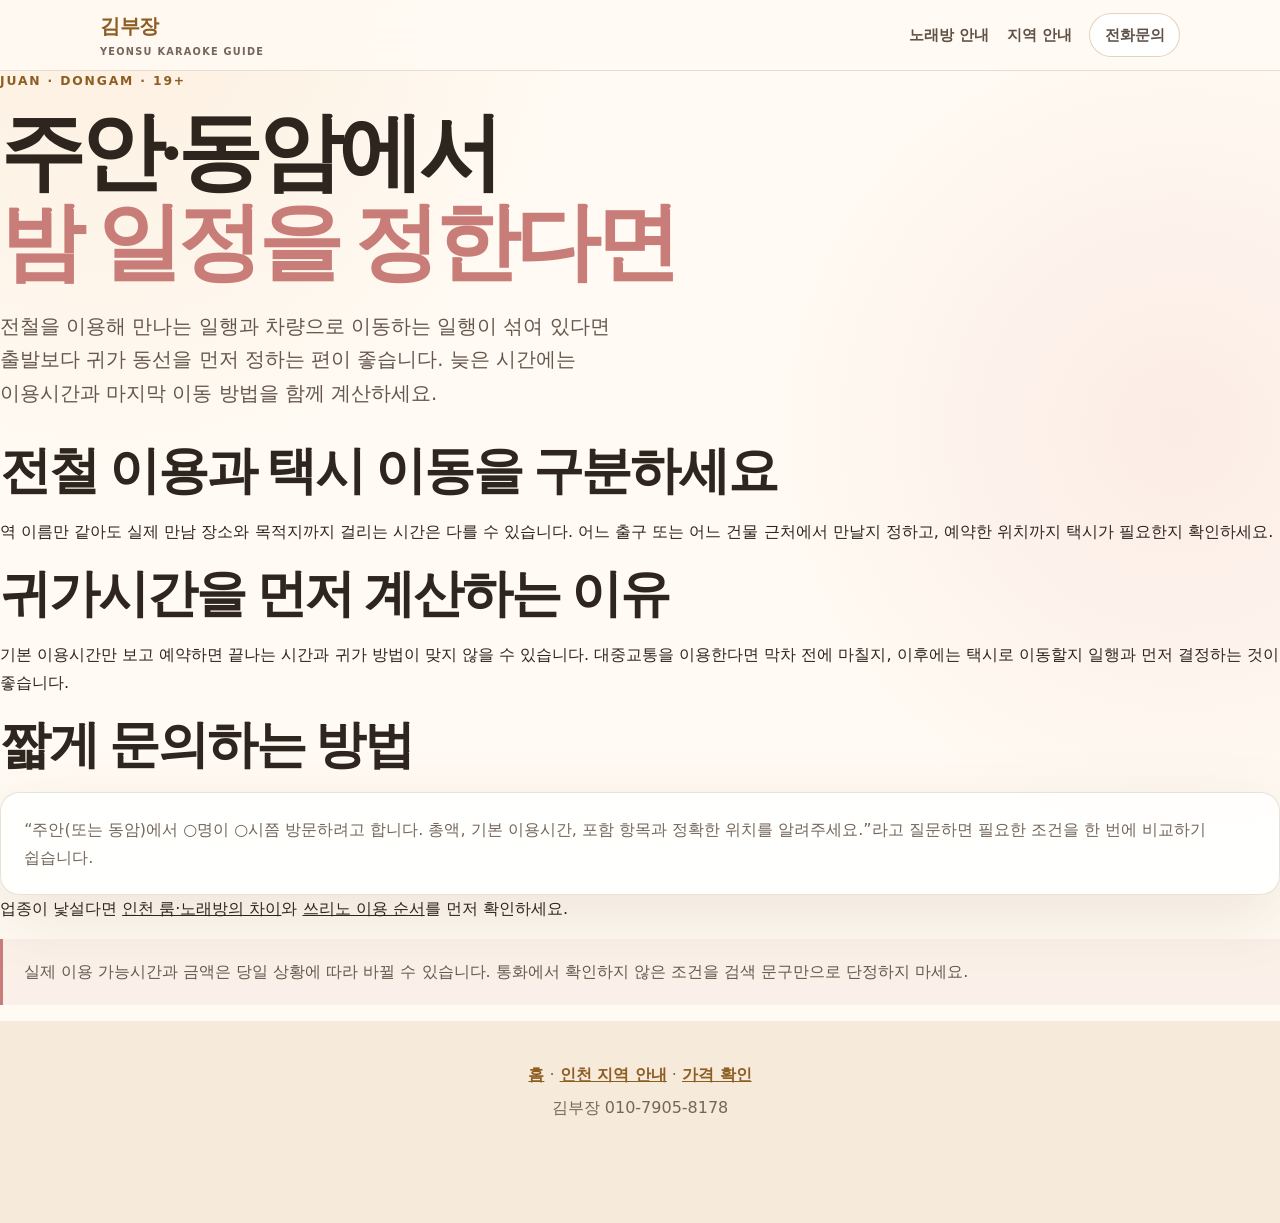
<file: juan-dongam.html>
<!doctype html>
<html lang="ko">
<head>
  <meta charset="utf-8"><meta name="viewport" content="width=device-width, initial-scale=1">
  <title>주안·동암 유흥업소와 쓰리노 검색 안내 | 김부장</title>
  <meta name="description" content="주안과 동암에서 유흥업소, 쓰리노, 룸을 찾을 때 전철과 택시 이동, 귀가시간, 예약 조건을 확인하는 방법입니다.">
  <meta name="robots" content="index,follow"><meta name="author" content="김부장">
  <link rel="canonical" href="https://kimdongkeun-market.github.io/3NOROOM/juan-dongam.html"><link rel="stylesheet" href="styles.css"><meta name="theme-color" content="#fff8ee">
</head>
<body>
  <header class="site-header"><nav class="nav" aria-label="주요 메뉴"><a class="brand" href="./">김부장<small>YEONSU KARAOKE GUIDE</small></a><div class="nav-links"><a href="incheon-3no.html">노래방 안내</a><a href="areas.html">지역 안내</a><a class="nav-call" href="tel:01079058178">전화문의</a></div></nav></header>
  <main class="article">
    <p class="eyebrow">JUAN · DONGAM · 19+</p>
    <h1>주안·동암에서<br><span>밤 일정을 정한다면</span></h1>
    <p class="lead">전철을 이용해 만나는 일행과 차량으로 이동하는 일행이 섞여 있다면 출발보다 귀가 동선을 먼저 정하는 편이 좋습니다. 늦은 시간에는 이용시간과 마지막 이동 방법을 함께 계산하세요.</p>

    <h2>전철 이용과 택시 이동을 구분하세요</h2>
    <p>역 이름만 같아도 실제 만남 장소와 목적지까지 걸리는 시간은 다를 수 있습니다. 어느 출구 또는 어느 건물 근처에서 만날지 정하고, 예약한 위치까지 택시가 필요한지 확인하세요.</p>

    <h2>귀가시간을 먼저 계산하는 이유</h2>
    <p>기본 이용시간만 보고 예약하면 끝나는 시간과 귀가 방법이 맞지 않을 수 있습니다. 대중교통을 이용한다면 막차 전에 마칠지, 이후에는 택시로 이동할지 일행과 먼저 결정하는 것이 좋습니다.</p>

    <h2>짧게 문의하는 방법</h2>
    <div class="card">
      <p>“주안(또는 동암)에서 ○명이 ○시쯤 방문하려고 합니다. 총액, 기본 이용시간, 포함 항목과 정확한 위치를 알려주세요.”라고 질문하면 필요한 조건을 한 번에 비교하기 쉽습니다.</p>
    </div>
    <p>업종이 낯설다면 <a href="room.html">인천 룸·노래방의 차이</a>와 <a href="incheon-3no.html">쓰리노 이용 순서</a>를 먼저 확인하세요.</p>
    <p class="notice">실제 이용 가능시간과 금액은 당일 상황에 따라 바뀔 수 있습니다. 통화에서 확인하지 않은 조건을 검색 문구만으로 단정하지 마세요.</p>
  </main>
  <footer class="site-footer"><p><a href="./">홈</a> · <a href="areas.html">인천 지역 안내</a> · <a href="price-guide.html">가격 확인</a></p><p>김부장 010-7905-8178</p></footer>
  <a class="mobile-call" href="tel:01079058178">전화상담 · 010-7905-8178</a>
  <script src="phone-tracking.js" defer></script>
</body>
</html>
</file>
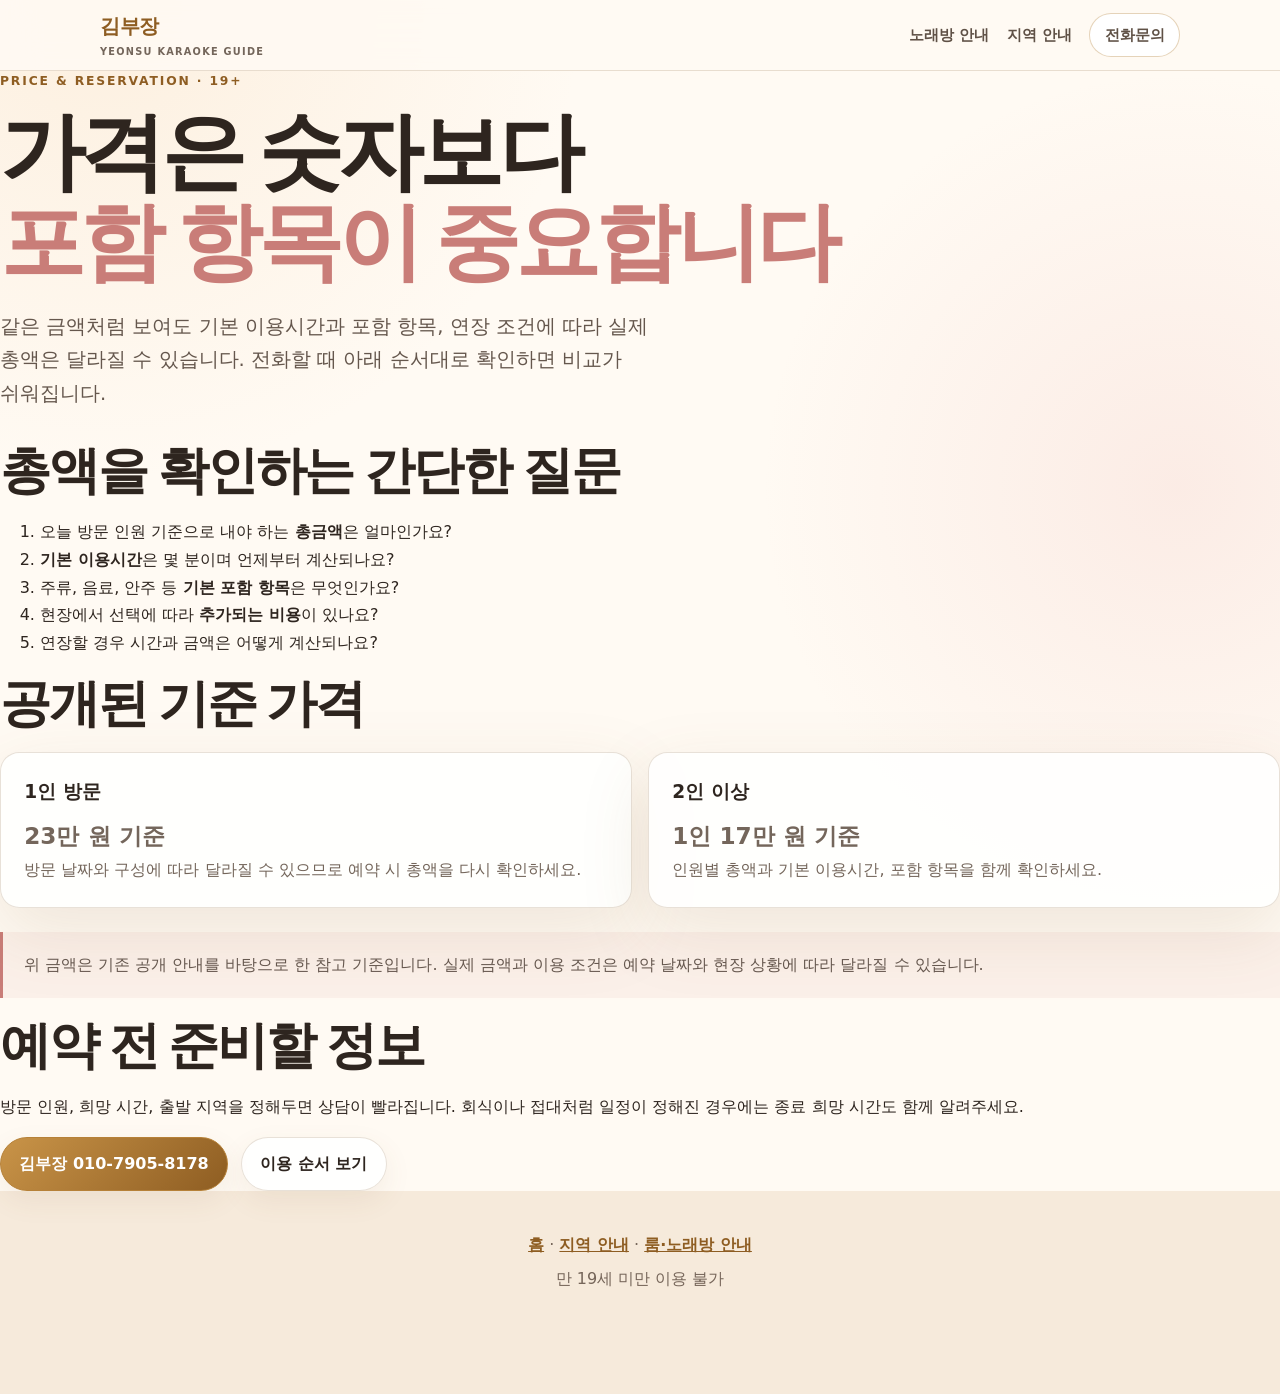
<file: price-guide.html>
<!doctype html>
<html lang="ko">
<head>
  <meta charset="utf-8"><meta name="viewport" content="width=device-width, initial-scale=1">
  <title>인천 쓰리노 가격·예약 확인 방법 | 김부장</title>
  <meta name="description" content="인천 쓰리노와 룸 예약 전 총액, 이용시간, 포함 항목, 추가 비용을 확인하는 방법. 가격 문의 김부장 010-7905-8178.">
  <meta name="robots" content="index,follow"><meta name="author" content="김부장">
  <link rel="canonical" href="https://kimdongkeun-market.github.io/3NOROOM/price-guide.html"><link rel="stylesheet" href="styles.css"><meta name="theme-color" content="#fff8ee">
</head>
<body>
  <header class="site-header"><nav class="nav" aria-label="주요 메뉴"><a class="brand" href="./">김부장<small>YEONSU KARAOKE GUIDE</small></a><div class="nav-links"><a href="incheon-3no.html">노래방 안내</a><a href="areas.html">지역 안내</a><a class="nav-call" href="tel:01079058178">전화문의</a></div></nav></header>
  <main class="article">
    <p class="eyebrow">PRICE & RESERVATION · 19+</p>
    <h1>가격은 숫자보다<br><span>포함 항목이 중요합니다</span></h1>
    <p class="lead">같은 금액처럼 보여도 기본 이용시간과 포함 항목, 연장 조건에 따라 실제 총액은 달라질 수 있습니다. 전화할 때 아래 순서대로 확인하면 비교가 쉬워집니다.</p>

    <h2>총액을 확인하는 간단한 질문</h2>
    <ol>
      <li>오늘 방문 인원 기준으로 내야 하는 <strong>총금액</strong>은 얼마인가요?</li>
      <li><strong>기본 이용시간</strong>은 몇 분이며 언제부터 계산되나요?</li>
      <li>주류, 음료, 안주 등 <strong>기본 포함 항목</strong>은 무엇인가요?</li>
      <li>현장에서 선택에 따라 <strong>추가되는 비용</strong>이 있나요?</li>
      <li>연장할 경우 시간과 금액은 어떻게 계산되나요?</li>
    </ol>

    <h2>공개된 기준 가격</h2>
    <div class="grid two">
      <div class="card"><h3>1인 방문</h3><p><strong style="color:var(--gold-bright);font-size:1.45rem">23만 원 기준</strong><br>방문 날짜와 구성에 따라 달라질 수 있으므로 예약 시 총액을 다시 확인하세요.</p></div>
      <div class="card"><h3>2인 이상</h3><p><strong style="color:var(--gold-bright);font-size:1.45rem">1인 17만 원 기준</strong><br>인원별 총액과 기본 이용시간, 포함 항목을 함께 확인하세요.</p></div>
    </div>
    <p class="notice" style="margin-top:1.5rem">위 금액은 기존 공개 안내를 바탕으로 한 참고 기준입니다. 실제 금액과 이용 조건은 예약 날짜와 현장 상황에 따라 달라질 수 있습니다.</p>

    <h2>예약 전 준비할 정보</h2>
    <p>방문 인원, 희망 시간, 출발 지역을 정해두면 상담이 빨라집니다. 회식이나 접대처럼 일정이 정해진 경우에는 종료 희망 시간도 함께 알려주세요.</p>
    <div class="actions"><a class="button primary" href="tel:01079058178">김부장 010-7905-8178</a><a class="button" href="incheon-3no.html">이용 순서 보기</a></div>
  </main>
  <footer class="site-footer"><p><a href="./">홈</a> · <a href="areas.html">지역 안내</a> · <a href="room.html">룸·노래방 안내</a></p><p>만 19세 미만 이용 불가</p></footer>
  <a class="mobile-call" href="tel:01079058178">가격 문의 · 010-7905-8178</a>
  <script src="phone-tracking.js" defer></script>
</body>
</html>
</file>
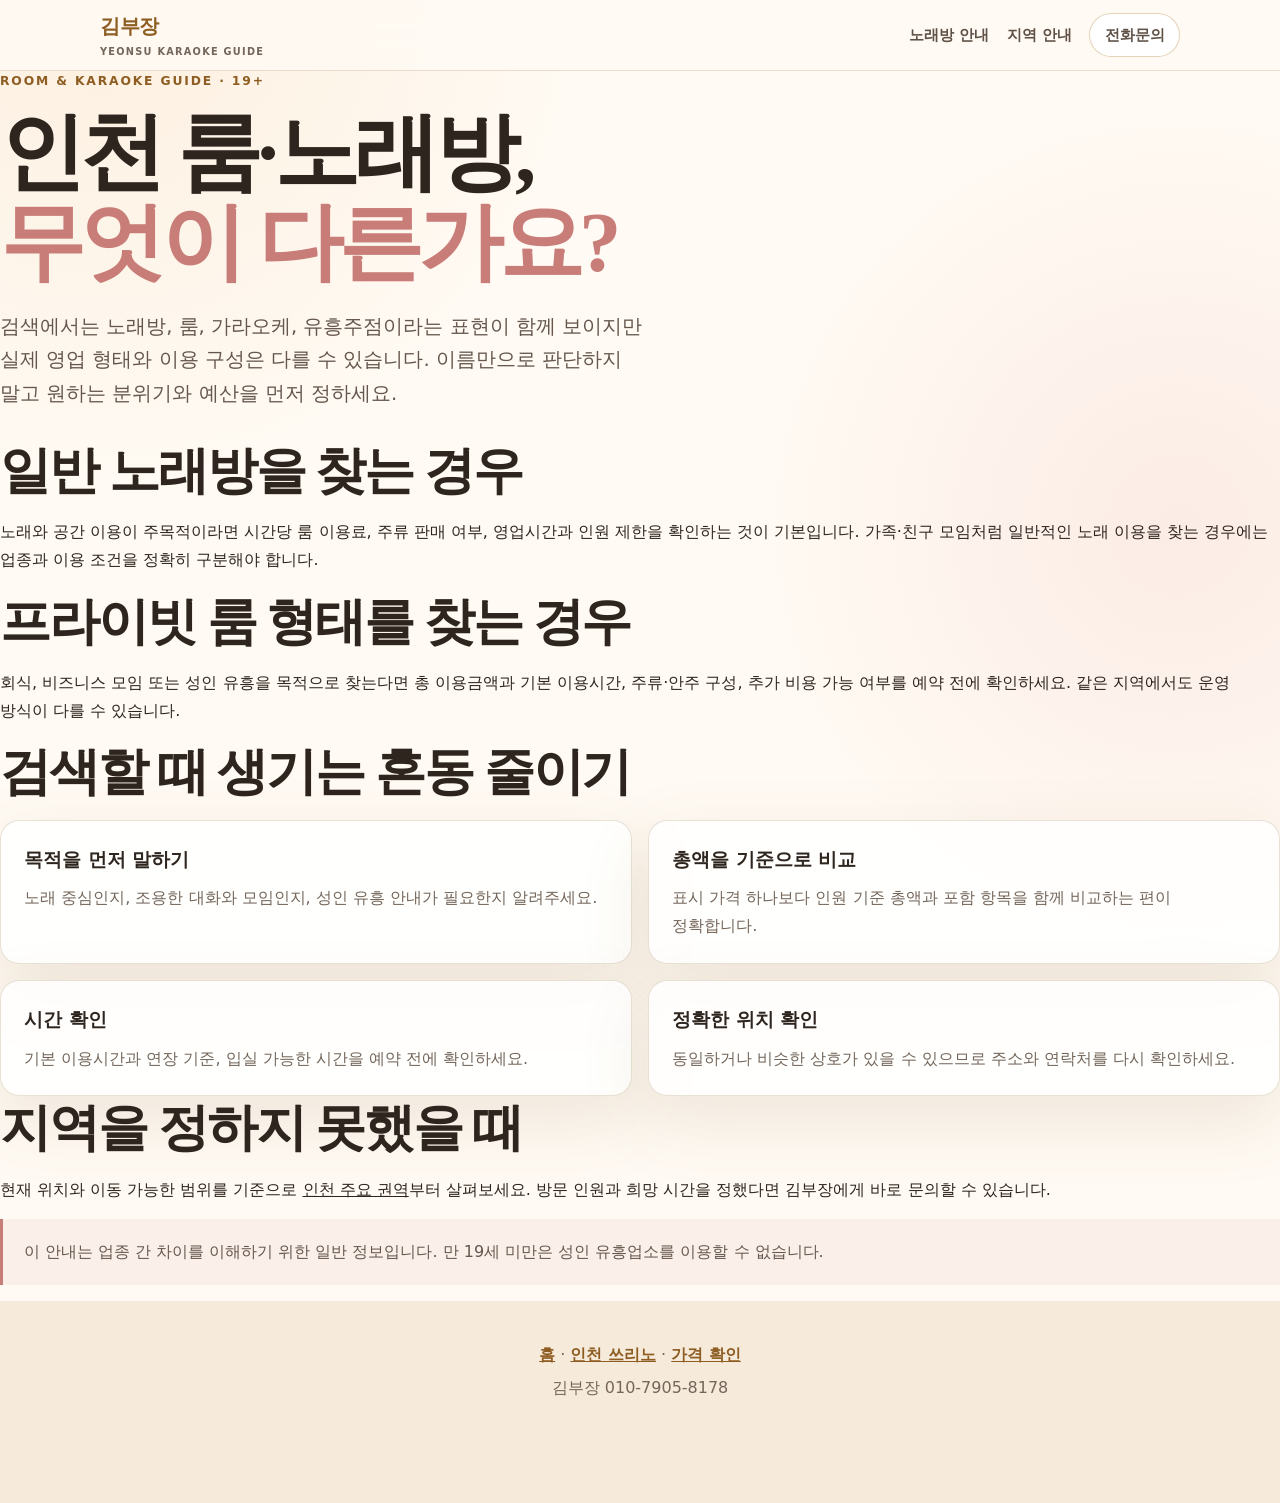
<file: room.html>
<!doctype html>
<html lang="ko">
<head>
  <meta charset="utf-8"><meta name="viewport" content="width=device-width, initial-scale=1">
  <title>인천 룸·노래방 선택 안내 | 유흥업소 예약 전 확인</title>
  <meta name="description" content="인천 룸, 프라이빗 노래방, 유흥업소를 찾을 때 목적과 가격, 이용시간을 비교하는 방법. 김부장 010-7905-8178.">
  <meta name="robots" content="index,follow"><meta name="author" content="김부장">
  <link rel="canonical" href="https://kimdongkeun-market.github.io/3NOROOM/room.html"><link rel="stylesheet" href="styles.css"><meta name="theme-color" content="#fff8ee">
</head>
<body>
  <header class="site-header"><nav class="nav" aria-label="주요 메뉴"><a class="brand" href="./">김부장<small>YEONSU KARAOKE GUIDE</small></a><div class="nav-links"><a href="incheon-3no.html">노래방 안내</a><a href="areas.html">지역 안내</a><a class="nav-call" href="tel:01079058178">전화문의</a></div></nav></header>
  <main class="article">
    <p class="eyebrow">ROOM & KARAOKE GUIDE · 19+</p>
    <h1>인천 룸·노래방,<br><span>무엇이 다른가요?</span></h1>
    <p class="lead">검색에서는 노래방, 룸, 가라오케, 유흥주점이라는 표현이 함께 보이지만 실제 영업 형태와 이용 구성은 다를 수 있습니다. 이름만으로 판단하지 말고 원하는 분위기와 예산을 먼저 정하세요.</p>

    <h2>일반 노래방을 찾는 경우</h2>
    <p>노래와 공간 이용이 주목적이라면 시간당 룸 이용료, 주류 판매 여부, 영업시간과 인원 제한을 확인하는 것이 기본입니다. 가족·친구 모임처럼 일반적인 노래 이용을 찾는 경우에는 업종과 이용 조건을 정확히 구분해야 합니다.</p>

    <h2>프라이빗 룸 형태를 찾는 경우</h2>
    <p>회식, 비즈니스 모임 또는 성인 유흥을 목적으로 찾는다면 총 이용금액과 기본 이용시간, 주류·안주 구성, 추가 비용 가능 여부를 예약 전에 확인하세요. 같은 지역에서도 운영 방식이 다를 수 있습니다.</p>

    <h2>검색할 때 생기는 혼동 줄이기</h2>
    <div class="grid two">
      <div class="card"><h3>목적을 먼저 말하기</h3><p>노래 중심인지, 조용한 대화와 모임인지, 성인 유흥 안내가 필요한지 알려주세요.</p></div>
      <div class="card"><h3>총액을 기준으로 비교</h3><p>표시 가격 하나보다 인원 기준 총액과 포함 항목을 함께 비교하는 편이 정확합니다.</p></div>
      <div class="card"><h3>시간 확인</h3><p>기본 이용시간과 연장 기준, 입실 가능한 시간을 예약 전에 확인하세요.</p></div>
      <div class="card"><h3>정확한 위치 확인</h3><p>동일하거나 비슷한 상호가 있을 수 있으므로 주소와 연락처를 다시 확인하세요.</p></div>
    </div>

    <h2>지역을 정하지 못했을 때</h2>
    <p>현재 위치와 이동 가능한 범위를 기준으로 <a href="areas.html">인천 주요 권역</a>부터 살펴보세요. 방문 인원과 희망 시간을 정했다면 김부장에게 바로 문의할 수 있습니다.</p>
    <p class="notice">이 안내는 업종 간 차이를 이해하기 위한 일반 정보입니다. 만 19세 미만은 성인 유흥업소를 이용할 수 없습니다.</p>
  </main>
  <footer class="site-footer"><p><a href="./">홈</a> · <a href="incheon-3no.html">인천 쓰리노</a> · <a href="price-guide.html">가격 확인</a></p><p>김부장 010-7905-8178</p></footer>
  <a class="mobile-call" href="tel:01079058178">전화상담 · 010-7905-8178</a>
  <script src="phone-tracking.js" defer></script>
</body>
</html>
</file>
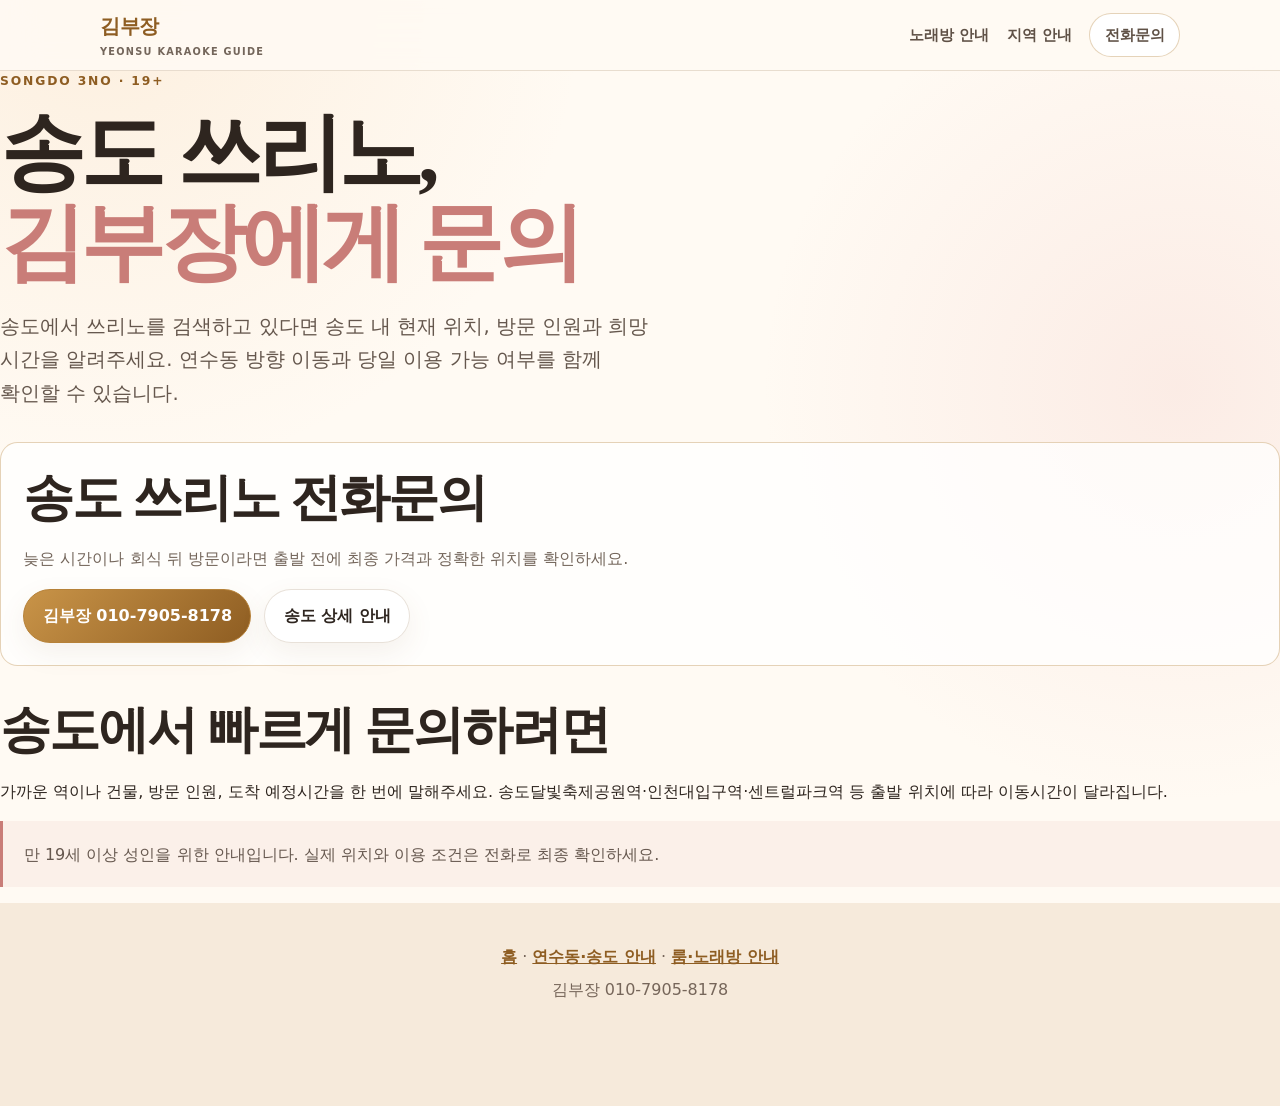
<file: songdo_room.html>
<!doctype html>
<html lang="ko">
<head>
  <meta charset="utf-8"><meta name="viewport" content="width=device-width, initial-scale=1">
  <title>송도 쓰리노·연수동 쓰리노 당일예약 | 김부장</title>
  <meta name="description" content="송도 쓰리노와 연수동 쓰리노를 찾을 때 당일 이용, 가격과 이동을 확인하세요. 김부장 010-7905-8178.">
  <meta name="robots" content="index,follow"><meta name="author" content="김부장">
  <link rel="canonical" href="https://kimdongkeun-market.github.io/3NOROOM/songdo_room.html"><link rel="stylesheet" href="styles.css"><meta name="theme-color" content="#fff8ee">
</head>
<body>
  <header class="site-header"><nav class="nav" aria-label="주요 메뉴"><a class="brand" href="./">김부장<small>YEONSU KARAOKE GUIDE</small></a><div class="nav-links"><a href="incheon-3no.html">노래방 안내</a><a href="areas.html">지역 안내</a><a class="nav-call" href="tel:01079058178">전화문의</a></div></nav></header>
  <main class="article">
    <p class="eyebrow">SONGDO 3NO · 19+</p>
    <h1>송도 쓰리노,<br><span>김부장에게 문의</span></h1>
    <p class="lead">송도에서 쓰리노를 검색하고 있다면 송도 내 현재 위치, 방문 인원과 희망 시간을 알려주세요. 연수동 방향 이동과 당일 이용 가능 여부를 함께 확인할 수 있습니다.</p>
    <div class="callout"><h2>송도 쓰리노 전화문의</h2><p>늦은 시간이나 회식 뒤 방문이라면 출발 전에 최종 가격과 정확한 위치를 확인하세요.</p><div class="actions"><a class="button primary" href="tel:01079058178">김부장 010-7905-8178</a><a class="button" href="https://kimnight.kr/songdo-3no">송도 상세 안내</a></div></div>
    <h2>송도에서 빠르게 문의하려면</h2>
    <p>가까운 역이나 건물, 방문 인원, 도착 예정시간을 한 번에 말해주세요. 송도달빛축제공원역·인천대입구역·센트럴파크역 등 출발 위치에 따라 이동시간이 달라집니다.</p>
    <p class="notice">만 19세 이상 성인을 위한 안내입니다. 실제 위치와 이용 조건은 전화로 최종 확인하세요.</p>
  </main>
  <footer class="site-footer"><p><a href="./">홈</a> · <a href="yeonsu-songdo.html">연수동·송도 안내</a> · <a href="room.html">룸·노래방 안내</a></p><p>김부장 010-7905-8178</p></footer>
  <a class="mobile-call" href="tel:01079058178">전화상담 · 010-7905-8178</a>
  <script src="phone-tracking.js" defer></script>
</body>
</html>
</file>
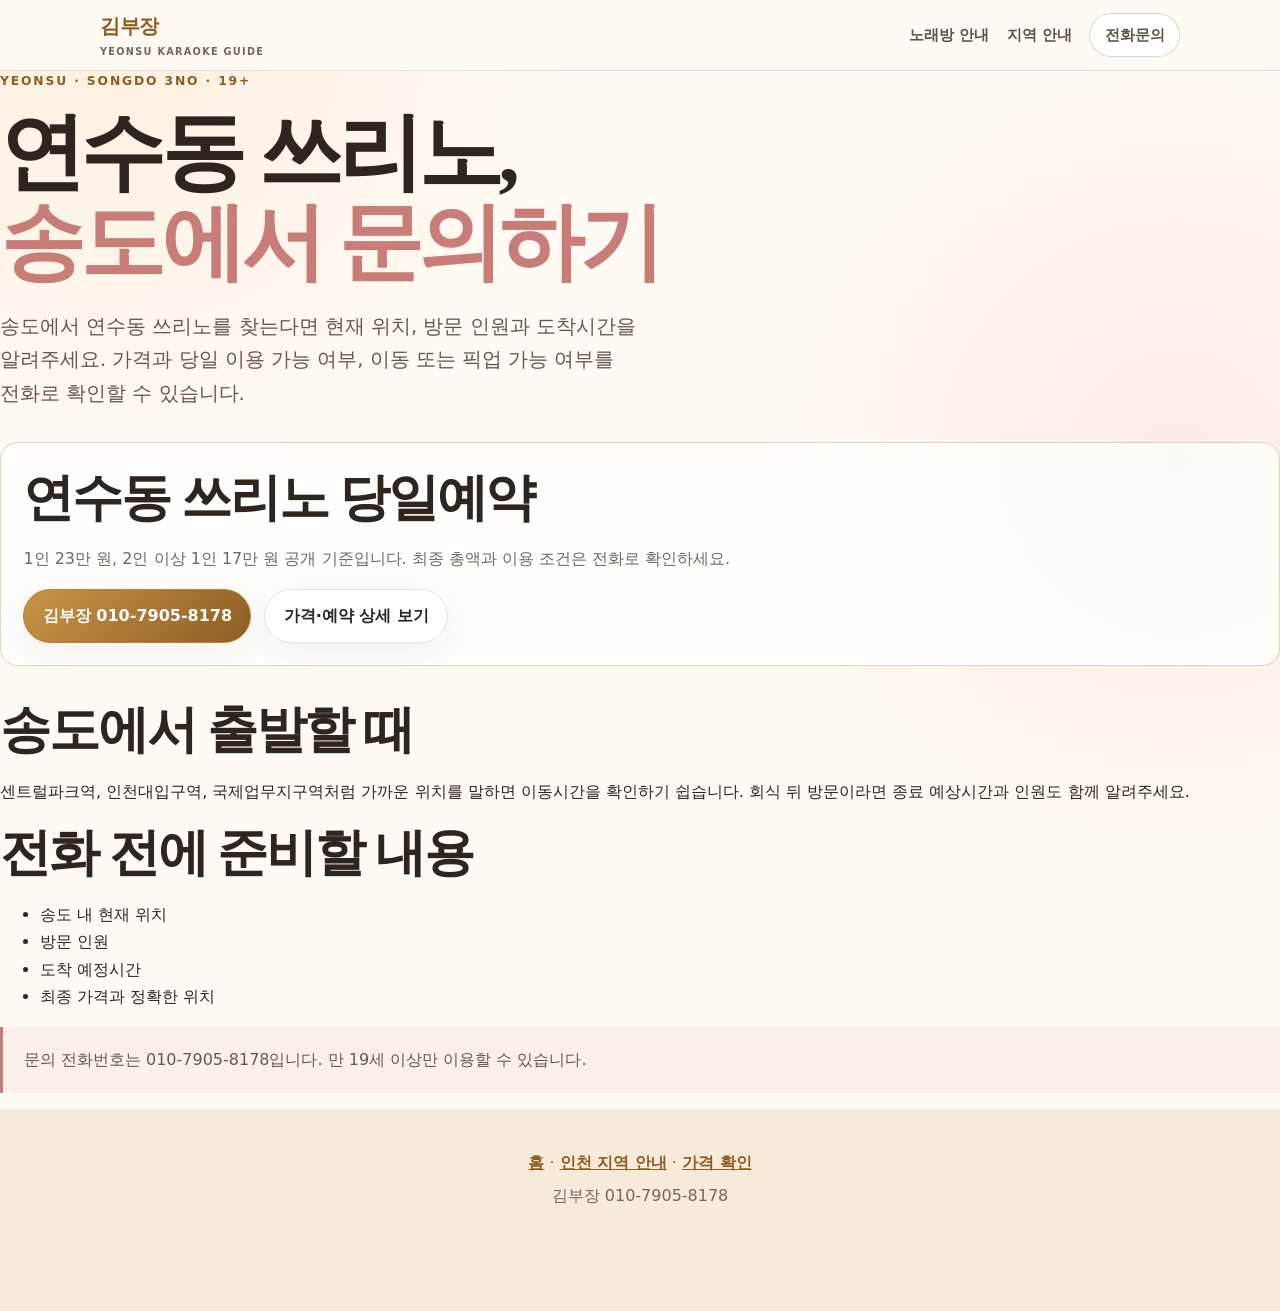
<file: yeonsu-songdo.html>
<!doctype html>
<html lang="ko">
<head>
  <meta charset="utf-8"><meta name="viewport" content="width=device-width, initial-scale=1">
  <title>연수동 쓰리노·송도 쓰리노 가격·예약 | 김부장</title>
  <meta name="description" content="연수동 쓰리노와 송도 쓰리노를 찾을 때 가격, 이동과 당일예약을 확인하세요. 김부장 010-7905-8178.">
  <meta name="robots" content="index,follow"><meta name="author" content="김부장">
  <link rel="canonical" href="https://kimdongkeun-market.github.io/3NOROOM/yeonsu-songdo.html"><link rel="stylesheet" href="styles.css"><meta name="theme-color" content="#fff8ee">
</head>
<body>
  <header class="site-header"><nav class="nav" aria-label="주요 메뉴"><a class="brand" href="./">김부장<small>YEONSU KARAOKE GUIDE</small></a><div class="nav-links"><a href="incheon-3no.html">노래방 안내</a><a href="areas.html">지역 안내</a><a class="nav-call" href="tel:01079058178">전화문의</a></div></nav></header>
  <main class="article">
    <p class="eyebrow">YEONSU · SONGDO 3NO · 19+</p>
    <h1>연수동 쓰리노,<br><span>송도에서 문의하기</span></h1>
    <p class="lead">송도에서 연수동 쓰리노를 찾는다면 현재 위치, 방문 인원과 도착시간을 알려주세요. 가격과 당일 이용 가능 여부, 이동 또는 픽업 가능 여부를 전화로 확인할 수 있습니다.</p>
    <div class="callout"><h2>연수동 쓰리노 당일예약</h2><p>1인 23만 원, 2인 이상 1인 17만 원 공개 기준입니다. 최종 총액과 이용 조건은 전화로 확인하세요.</p><div class="actions"><a class="button primary" href="tel:01079058178">김부장 010-7905-8178</a><a class="button" href="https://kimnight.kr/incheon-3no">가격·예약 상세 보기</a></div></div>
    <h2>송도에서 출발할 때</h2>
    <p>센트럴파크역, 인천대입구역, 국제업무지구역처럼 가까운 위치를 말하면 이동시간을 확인하기 쉽습니다. 회식 뒤 방문이라면 종료 예상시간과 인원도 함께 알려주세요.</p>
    <h2>전화 전에 준비할 내용</h2>
    <ul><li>송도 내 현재 위치</li><li>방문 인원</li><li>도착 예정시간</li><li>최종 가격과 정확한 위치</li></ul>
    <p class="notice">문의 전화번호는 010-7905-8178입니다. 만 19세 이상만 이용할 수 있습니다.</p>
  </main>
  <footer class="site-footer"><p><a href="./">홈</a> · <a href="areas.html">인천 지역 안내</a> · <a href="price-guide.html">가격 확인</a></p><p>김부장 010-7905-8178</p></footer>
  <a class="mobile-call" href="tel:01079058178">전화상담 · 010-7905-8178</a>
  <script src="phone-tracking.js" defer></script>
</body>
</html>
</file>
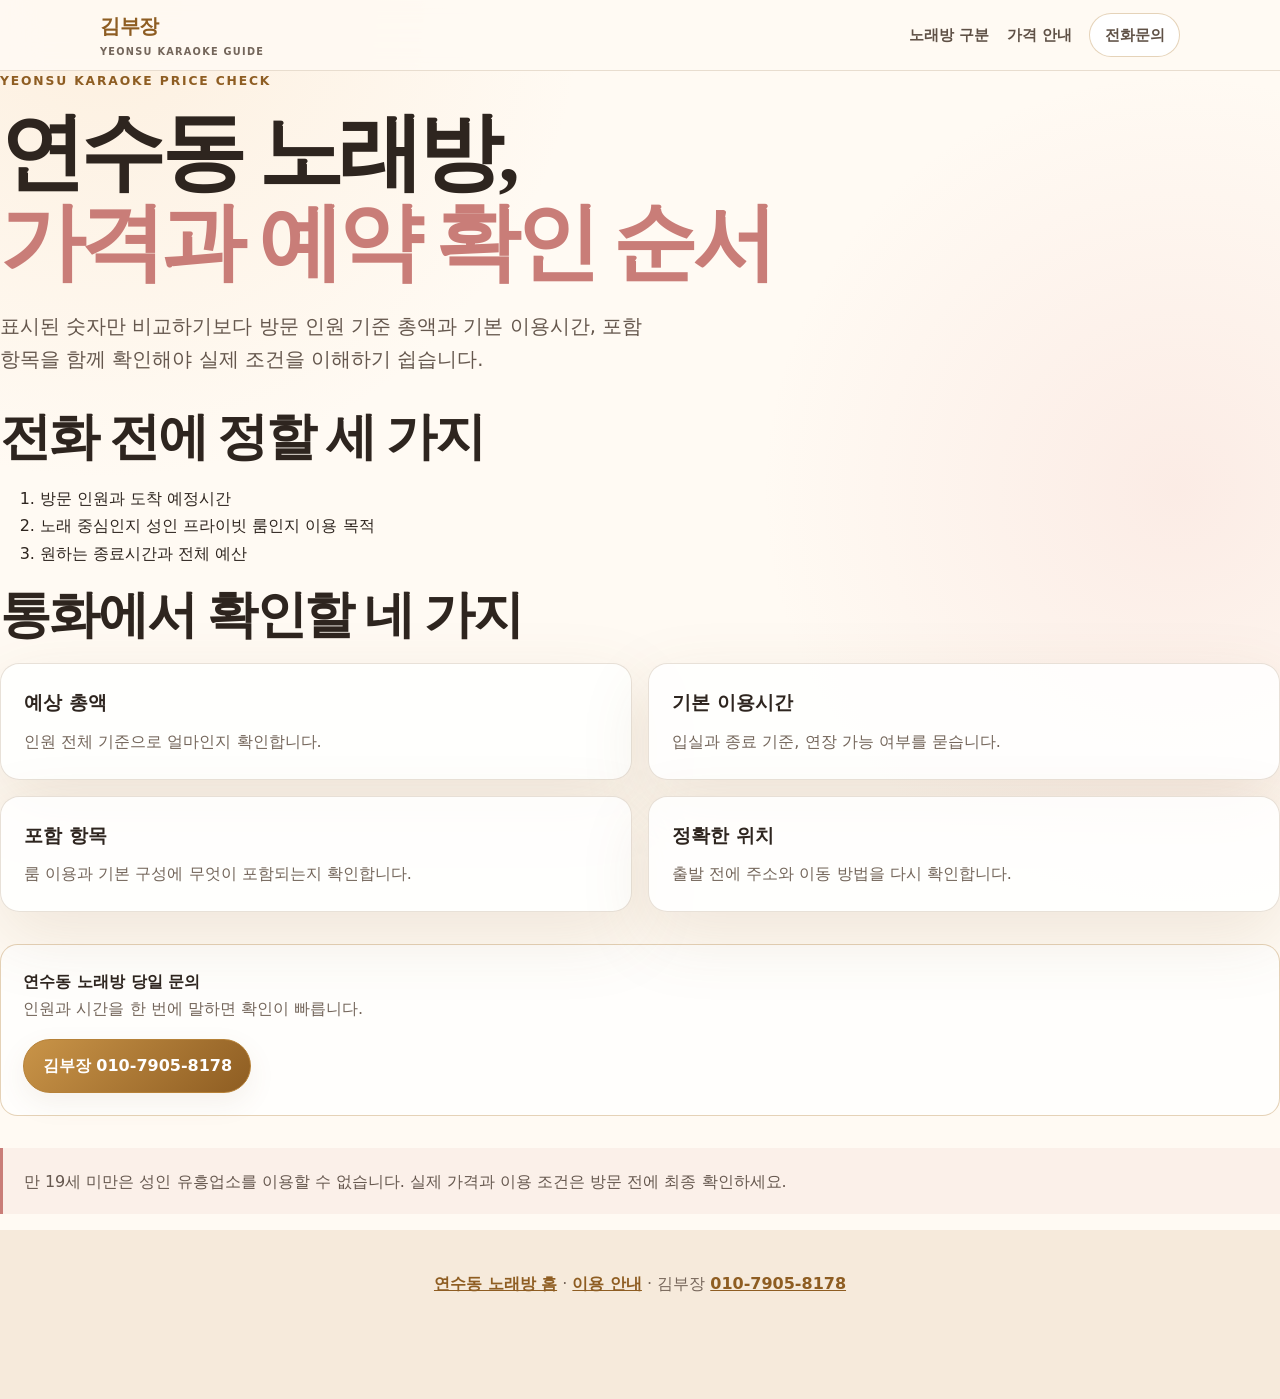
<file: blog/2025-08-roomdeal-1.html>
<!doctype html>
<html lang="ko">
<head>
  <meta charset="utf-8"><meta name="viewport" content="width=device-width, initial-scale=1">
  <title>연수동 노래방 가격·예약 확인 순서 | 김부장</title>
  <meta name="description" content="연수동 노래방 예약 전 인원, 이용시간, 포함 항목과 예상 총액을 확인하는 순서. 김부장 010-7905-8178.">
  <meta name="robots" content="index,follow,max-image-preview:large">
  <link rel="canonical" href="https://kimdongkeun-market.github.io/3NOROOM/blog/2025-08-roomdeal-1.html">
  <link rel="stylesheet" href="../styles.css"><meta name="theme-color" content="#fff8ee">
</head>
<body>
  <header class="site-header"><nav class="nav" aria-label="주요 메뉴"><a class="brand" href="../">김부장<small>YEONSU KARAOKE GUIDE</small></a><div class="nav-links"><a href="../room.html">노래방 구분</a><a href="../price-guide.html">가격 안내</a><a class="nav-call" href="tel:01079058178">전화문의</a></div></nav></header>
  <main class="article">
    <p class="eyebrow">YEONSU KARAOKE PRICE CHECK</p>
    <h1>연수동 노래방,<br><span>가격과 예약 확인 순서</span></h1>
    <p class="lead">표시된 숫자만 비교하기보다 방문 인원 기준 총액과 기본 이용시간, 포함 항목을 함께 확인해야 실제 조건을 이해하기 쉽습니다.</p>
    <h2>전화 전에 정할 세 가지</h2>
    <ol><li>방문 인원과 도착 예정시간</li><li>노래 중심인지 성인 프라이빗 룸인지 이용 목적</li><li>원하는 종료시간과 전체 예산</li></ol>
    <h2>통화에서 확인할 네 가지</h2>
    <div class="grid two"><div class="card"><h3>예상 총액</h3><p>인원 전체 기준으로 얼마인지 확인합니다.</p></div><div class="card"><h3>기본 이용시간</h3><p>입실과 종료 기준, 연장 가능 여부를 묻습니다.</p></div><div class="card"><h3>포함 항목</h3><p>룸 이용과 기본 구성에 무엇이 포함되는지 확인합니다.</p></div><div class="card"><h3>정확한 위치</h3><p>출발 전에 주소와 이동 방법을 다시 확인합니다.</p></div></div>
    <div class="callout"><strong>연수동 노래방 당일 문의</strong><p>인원과 시간을 한 번에 말하면 확인이 빠릅니다.</p><a class="button primary" href="tel:01079058178">김부장 010-7905-8178</a></div>
    <p class="notice">만 19세 미만은 성인 유흥업소를 이용할 수 없습니다. 실제 가격과 이용 조건은 방문 전에 최종 확인하세요.</p>
  </main>
  <footer class="site-footer"><p><a href="../">연수동 노래방 홈</a> · <a href="./">이용 안내</a> · 김부장 <a href="tel:01079058178">010-7905-8178</a></p></footer>
  <a class="mobile-call" href="tel:01079058178">연수동 노래방 · 010-7905-8178</a>
  <script src="../phone-tracking.js" defer></script>
</body>
</html>
</file>
<file: styles.css>
:root {
  --bg: #fffaf3;
  --paper: #fffefb;
  --panel: #fff5e8;
  --rose-panel: #fff0ed;
  --line: rgba(126, 91, 47, .18);
  --gold: #b68138;
  --gold-deep: #8e5d22;
  --rose: #c97d78;
  --text: #2e251f;
  --muted: #74665b;
  --shadow: 0 24px 70px rgba(130, 92, 45, .13);
  --max: 1080px;
}
* { box-sizing: border-box; }
html { scroll-behavior: smooth; }
body {
  margin: 0;
  color: var(--text);
  background:
    radial-gradient(circle at 8% 0%, rgba(245, 208, 164, .25), transparent 30rem),
    radial-gradient(circle at 92% 35%, rgba(235, 171, 166, .18), transparent 26rem),
    var(--bg);
  font-family: "Pretendard", "Noto Sans KR", system-ui, -apple-system, BlinkMacSystemFont, "Segoe UI", sans-serif;
  line-height: 1.72;
  word-break: keep-all;
}
a { color: inherit; }
.skip-link { position: absolute; left: -9999px; top: 0; }
.skip-link:focus { left: 1rem; top: 1rem; z-index: 100; padding: .75rem 1rem; color: #fff; background: var(--gold-deep); border-radius: .5rem; }
.site-header { position: sticky; top: 0; z-index: 20; border-bottom: 1px solid var(--line); background: rgba(255, 250, 243, .9); backdrop-filter: blur(18px); }
.nav { width: min(calc(100% - 2rem), var(--max)); min-height: 70px; margin: 0 auto; display: flex; align-items: center; justify-content: space-between; gap: 1rem; }
.brand { color: var(--gold-deep); font-family: Georgia, "Times New Roman", serif; font-size: 1.28rem; font-weight: 800; letter-spacing: -.02em; text-decoration: none; white-space: nowrap; }
.brand small { display: block; color: var(--muted); font-family: system-ui, sans-serif; font-size: .61rem; font-weight: 700; letter-spacing: .13em; }
.nav-links { display: flex; align-items: center; gap: 1.1rem; font-size: .92rem; }
.nav-links a { color: #5f5146; font-weight: 650; text-decoration: none; }
.nav-links a:hover, .nav-links a:focus-visible { color: var(--rose); }
.nav-call { padding: .55rem .9rem; border: 1px solid rgba(182,129,56,.35); border-radius: 999px; background: #fff; }
.hero { width: min(calc(100% - 2rem), var(--max)); margin: 0 auto; padding: clamp(5rem, 12vw, 9rem) 0; }
.hero-home { position: relative; isolation: isolate; width: 100%; max-width: none; min-height: min(820px, 90vh); padding-right: max(1rem, calc((100% - var(--max)) / 2)); padding-left: max(1rem, calc((100% - var(--max)) / 2)); display: grid; grid-template-columns: minmax(0, 610px); align-items: center; overflow: hidden; background: #fff8ee; }
.hero-home::before { content: ""; position: absolute; inset: 0; z-index: -1; background: linear-gradient(90deg, rgba(255,250,243,.99) 0%, rgba(255,250,243,.94) 35%, rgba(255,250,243,.55) 55%, rgba(255,250,243,.05) 76%); }
.hero-home::after { content: ""; position: absolute; inset: auto 0 0; z-index: -1; height: 150px; background: linear-gradient(transparent, var(--bg)); pointer-events: none; }
.hero-visual { position: absolute; inset: 0; z-index: -2; margin: 0; }
.hero-visual img { width: 100%; height: 100%; display: block; object-fit: cover; object-position: 72% center; }
.hero-copy { position: relative; z-index: 1; }
.eyebrow { margin: 0 0 1rem; color: var(--gold-deep); font-size: .77rem; font-weight: 850; letter-spacing: .15em; }
h1, h2, h3, p { margin-top: 0; }
h1 { margin-bottom: 1.35rem; font-family: Georgia, "Noto Serif KR", serif; font-size: clamp(2.45rem, 7vw, 5.3rem); font-weight: 700; line-height: 1.06; letter-spacing: -.055em; }
h1 span { color: var(--rose); }
h2 { margin-bottom: 1rem; font-family: Georgia, "Noto Serif KR", serif; font-size: clamp(1.9rem, 4.2vw, 3.2rem); line-height: 1.24; letter-spacing: -.04em; }
h3 { margin-bottom: .55rem; font-size: 1.16rem; }
.lead { max-width: 660px; margin-bottom: 1.8rem; color: #65574d; font-size: clamp(1.03rem, 2vw, 1.22rem); }
.actions { display: flex; flex-wrap: wrap; gap: .8rem; }
.button { display: inline-flex; min-height: 50px; align-items: center; justify-content: center; padding: .78rem 1.15rem; border: 1px solid var(--line); border-radius: 999px; color: var(--text); background: rgba(255,255,255,.86); font-weight: 780; text-decoration: none; box-shadow: 0 10px 28px rgba(130,92,45,.08); }
.button.primary { color: #fff; border-color: var(--gold); background: linear-gradient(135deg, #c99448, var(--gold-deep)); }
.button.light { color: var(--gold-deep); background: rgba(255,255,255,.92); }
.hero-points { margin: 1.5rem 0 0; padding: 0; display: flex; flex-wrap: wrap; gap: .55rem; list-style: none; }
.hero-points li { padding: .45rem .72rem; border: 1px solid rgba(182,129,56,.24); border-radius: 999px; color: #6f5d4d; background: rgba(255,255,255,.72); font-size: .86rem; }
.section { padding: clamp(4rem, 9vw, 7rem) 1rem; border-top: 1px solid var(--line); }
.section-inner { width: min(100%, var(--max)); margin: 0 auto; }
.section-intro { max-width: 760px; margin-bottom: 2rem; color: var(--muted); }
.soft-section { background: linear-gradient(135deg, var(--panel), var(--rose-panel)); }
.grid { display: grid; grid-template-columns: repeat(3, minmax(0, 1fr)); gap: 1rem; }
.grid.two { grid-template-columns: repeat(2, minmax(0, 1fr)); }
.card { min-height: 100%; padding: 1.45rem; border: 1px solid var(--line); border-radius: 1.2rem; background: rgba(255,255,255,.84); box-shadow: var(--shadow); }
.card p { margin-bottom: 0; color: var(--muted); }
.card-link { display: block; text-decoration: none; transition: transform .2s ease, border-color .2s ease; }
.card-link:hover, .card-link:focus-visible { border-color: rgba(201,125,120,.55); transform: translateY(-3px); }
.numbered > span { display: inline-flex; width: 2.4rem; height: 2.4rem; margin-bottom: 1.2rem; align-items: center; justify-content: center; border-radius: 50%; color: #fff; font-family: Georgia, serif; font-weight: 800; }
.numbered:nth-child(1) > span { background: #c99349; }
.numbered:nth-child(2) > span { background: #c9807a; }
.numbered:nth-child(3) > span { background: #a87955; }
.split-panel { display: grid; grid-template-columns: minmax(0, 1.15fr) minmax(280px, .85fr); align-items: start; gap: clamp(2rem, 7vw, 5rem); }
.split-panel > div:first-child p:last-child { color: var(--muted); }
.check-list { overflow: hidden; border: 1px solid var(--line); border-radius: 1.3rem; background: rgba(255,255,255,.74); box-shadow: var(--shadow); }
.check-list p { margin: 0; padding: 1.15rem 1.25rem; display: grid; gap: .2rem; border-bottom: 1px solid var(--line); }
.check-list p:last-child { border-bottom: 0; }
.check-list strong { color: var(--gold-deep); }
.check-list span { color: var(--muted); font-size: .92rem; }
.tag-list { display: flex; flex-wrap: wrap; gap: .6rem; }
.tag { display: inline-flex; padding: .6rem .85rem; border: 1px solid var(--line); border-radius: 999px; color: #6f5d4d; background: #fff; text-decoration: none; }
.notice { padding: 1.2rem 1.3rem; border-left: 3px solid var(--rose); color: #66584f; background: rgba(201,125,120,.08); }
.callout { margin: 2rem 0; padding: 1.4rem; border: 1px solid rgba(182,129,56,.35); border-radius: 1.1rem; background: rgba(255,255,255,.74); }
.callout p { color: var(--muted); }
.focus-section { background: rgba(255,255,255,.35); }
.focus-panel { display: grid; grid-template-columns: minmax(0, 1.25fr) minmax(230px, .75fr); align-items: center; gap: clamp(1.5rem, 5vw, 4rem); padding: clamp(1.5rem, 5vw, 3rem); border: 1px solid rgba(182,129,56,.28); border-radius: 1.5rem; background: radial-gradient(circle at 100% 0%, rgba(232,178,170,.23), transparent 22rem), #fff; box-shadow: var(--shadow); }
.focus-panel p { color: var(--muted); }
.focus-actions { display: grid; gap: .75rem; }
.updated { font-size: .88rem; }
.faq details { margin-top: .75rem; padding: 1rem 1.15rem; border: 1px solid var(--line); border-radius: 1rem; background: rgba(255,255,255,.8); }
.faq summary { color: #56463b; font-weight: 780; cursor: pointer; }
.faq details p { margin: .85rem 0 0; color: var(--muted); }
.site-footer { padding: 2.5rem 1rem 6rem; color: #76665a; text-align: center; background: #f6eadb; }
.site-footer p { margin-bottom: .35rem; }
.site-footer a { color: var(--gold-deep); font-weight: 750; }
.mobile-call { position: fixed; right: 1rem; bottom: 1rem; z-index: 30; display: none; min-height: 52px; padding: .85rem 1.1rem; border-radius: 999px; color: #fff; background: linear-gradient(135deg, #c99448, #8e5d22); box-shadow: 0 14px 38px rgba(102,67,27,.3); font-weight: 820; text-decoration: none; }
@media (max-width: 760px) {
  .nav { min-height: 62px; }
  .nav-links a:not(.nav-call) { display: none; }
  .hero-home { min-height: auto; padding-top: 28rem; padding-bottom: 4.5rem; grid-template-columns: 1fr; }
  .hero-home::before { background: linear-gradient(180deg, rgba(255,250,243,.05) 0%, rgba(255,250,243,.12) 45%, rgba(255,250,243,.97) 67%, #fffaf3 100%); }
  .hero-visual img { height: 31rem; object-position: 68% top; }
  .grid, .grid.two, .split-panel, .focus-panel { grid-template-columns: 1fr; }
  .mobile-call { display: inline-flex; }
}
@media (prefers-reduced-motion: reduce) { html { scroll-behavior: auto; } * { transition: none !important; } }
</file>
